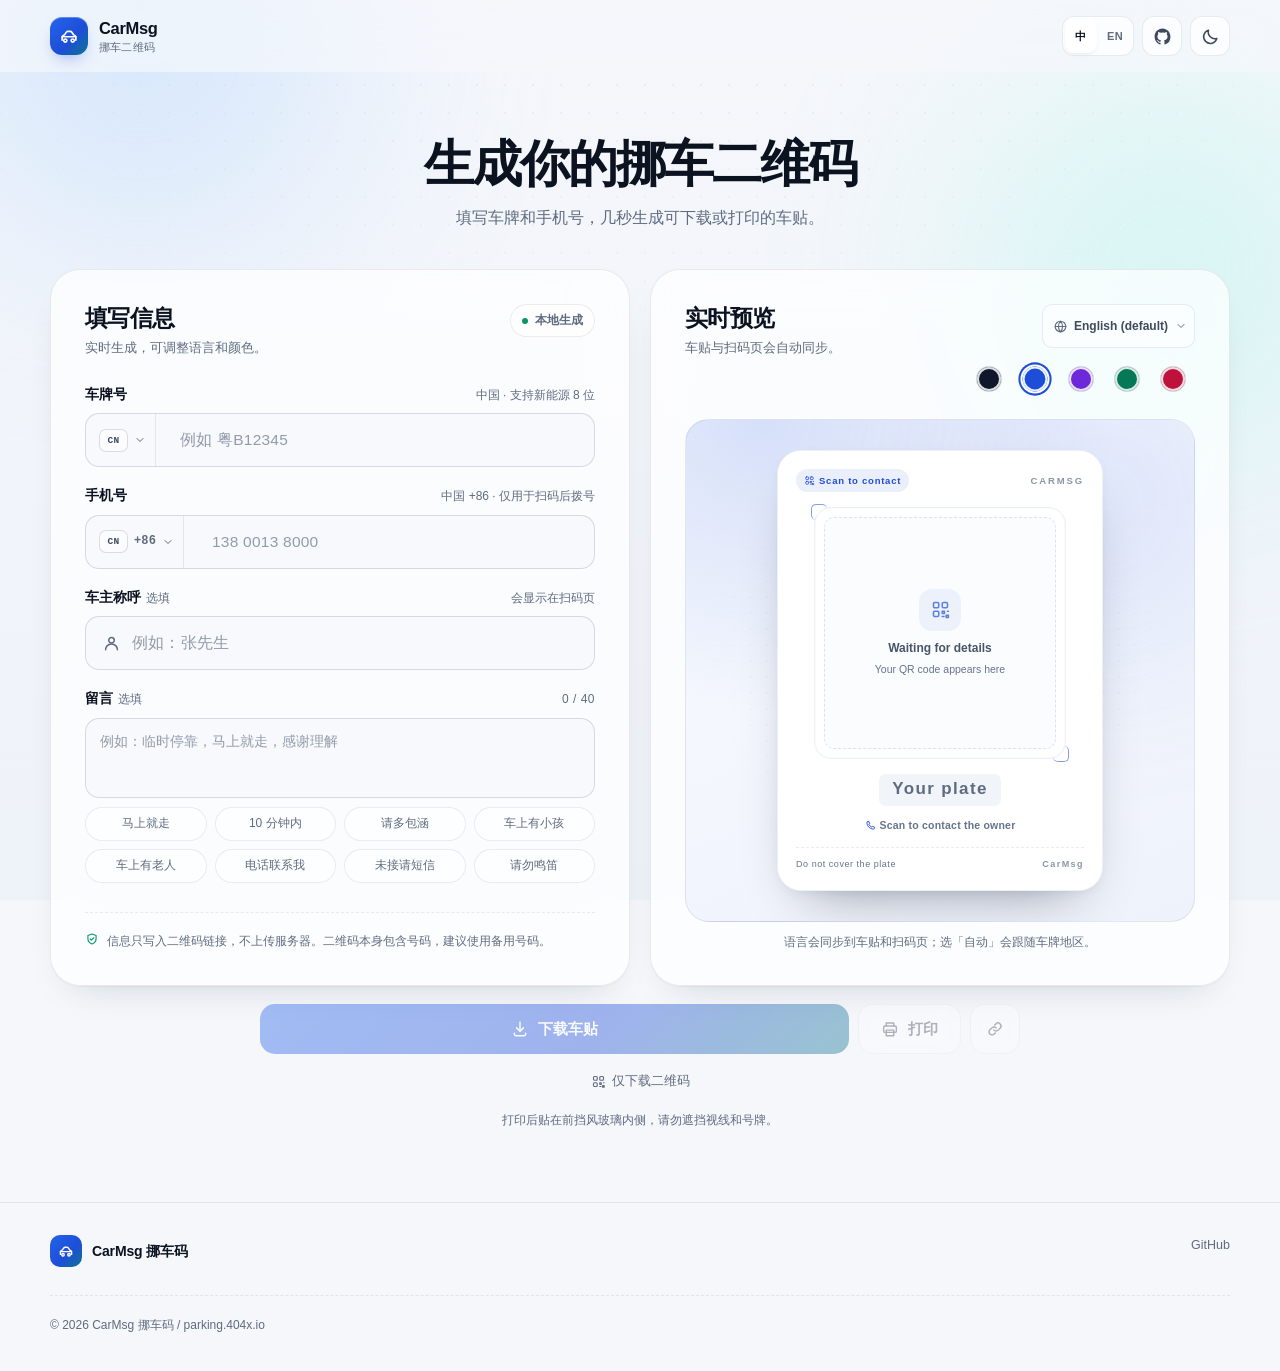
<file: index.html>
<!DOCTYPE html>
<html lang="zh-CN">
<head>
  <meta charset="UTF-8">
  <meta name="viewport" content="width=device-width, initial-scale=1, viewport-fit=cover">
  <meta name="format-detection" content="telephone=no">
  <title>CarMsg 挪车码 · 扫码联系车主，一键挪车</title>
  <meta name="description" content="免费生成挪车二维码，支持全球手机号与车牌、多语言车贴。贴在挡风玻璃上，扫码即可一键拨号或发送短信，无需注册，不上传数据。">
  <meta name="application-name" content="CarMsg 挪车码">
  <meta name="color-scheme" content="light dark">
  <meta name="apple-mobile-web-app-capable" content="yes">
  <meta name="apple-mobile-web-app-title" content="CarMsg 挪车码">
  <meta name="theme-color" id="metaThemeColor" content="#f5f7fb">
  <meta name="referrer" content="strict-origin-when-cross-origin">
  <meta http-equiv="Content-Security-Policy" content="default-src 'self'; base-uri 'self'; form-action 'self'; img-src 'self' data: blob:; style-src 'self' 'unsafe-inline'; script-src 'self'; connect-src 'self'; font-src 'self'; object-src 'none'; media-src 'none'">
  <link rel="canonical" href="https://parking.404x.io/">
  <meta property="og:type" content="website">
  <meta property="og:locale" content="zh_CN">
  <meta property="og:site_name" content="CarMsg 挪车码">
  <meta property="og:title" content="CarMsg 挪车码 · 扫码联系车主，一键挪车">
  <meta property="og:description" content="免费生成挪车二维码，支持全球手机号与车牌、多语言车贴。纯本地生成，不上传数据。">
  <meta property="og:url" content="https://parking.404x.io/">
  <meta property="og:image" content="https://parking.404x.io/assets/og-cover.png">
  <meta property="og:image:width" content="1200">
  <meta property="og:image:height" content="630">
  <meta name="twitter:card" content="summary_large_image">
  <meta name="twitter:title" content="CarMsg 挪车码">
  <meta name="twitter:description" content="免费生成挪车二维码，支持全球手机号与车牌、多语言车贴。纯本地生成，不上传数据。">
  <meta name="twitter:image" content="https://parking.404x.io/assets/og-cover.png">
  <link rel="icon" href="assets/favicon.svg" type="image/svg+xml">
  <link rel="apple-touch-icon" href="assets/icons/apple-touch-icon.png">
  <link rel="manifest" href="manifest.webmanifest">
  <link rel="stylesheet" href="assets/css/base.css">
  <link rel="stylesheet" href="assets/css/index.css">
  <script src="assets/js/theme.js"></script>
  <script defer src="assets/js/qrcode.js"></script>
  <script defer src="assets/js/plate-data.js"></script>
  <script defer src="assets/js/libphonenumber.js"></script>
  <script defer src="assets/js/countries.js"></script>
  <script defer src="assets/js/i18n.js"></script>
  <script defer src="assets/js/common.js"></script>
  <script defer src="assets/js/qr-render.js"></script>
  <script defer src="assets/js/country-picker.js"></script>
  <script defer src="assets/js/app.js"></script>
</head>
<body>
  <a class="skip-link" href="#generator" data-ui="skip">跳到二维码生成器</a>

  <div class="page-bg" aria-hidden="true">
    <span class="orb orb-a"></span>
    <span class="orb orb-b"></span>
  </div>

  <svg class="svg-sprite" xmlns="http://www.w3.org/2000/svg" aria-hidden="true">
    <symbol id="i-car" viewBox="0 0 24 24" fill="none" stroke="currentColor" stroke-width="1.8" stroke-linecap="round" stroke-linejoin="round">
      <path d="M4.5 16.5v-3.1c0-.7.35-1.35.94-1.73l1.85-1.2 1.6-2.45A2.2 2.2 0 0 1 10.72 7h2.56a2.2 2.2 0 0 1 1.83.98l1.6 2.46 1.85 1.19c.6.38.94 1.04.94 1.73v3.14"/>
      <path d="M4.5 12.8h15"/>
      <circle cx="8" cy="17" r="1.7"/>
      <circle cx="16" cy="17" r="1.7"/>
    </symbol>
    <symbol id="i-pin" viewBox="0 0 24 24" fill="none" stroke="currentColor" stroke-width="1.9" stroke-linecap="round" stroke-linejoin="round">
      <path d="M12 21s7-6 7-11a7 7 0 1 0-14 0c0 5 7 11 7 11Z"/>
      <circle cx="12" cy="10" r="2.4"/>
    </symbol>
    <symbol id="i-phone" viewBox="0 0 24 24" fill="none" stroke="currentColor" stroke-width="1.9" stroke-linecap="round" stroke-linejoin="round">
      <path d="M6.6 3.5h2.2l1.4 4.2-2 1.4a13.5 13.5 0 0 0 6.7 6.7l1.4-2 4.2 1.4v2.2a2.6 2.6 0 0 1-2.8 2.6C10.3 19.3 4.7 13.7 4 6.3A2.6 2.6 0 0 1 6.6 3.5Z"/>
    </symbol>
    <symbol id="i-download" viewBox="0 0 24 24" fill="none" stroke="currentColor" stroke-width="1.9" stroke-linecap="round" stroke-linejoin="round">
      <path d="M12 3v12"/>
      <path d="m7.5 10.5 4.5 4.5 4.5-4.5"/>
      <path d="M4.5 17.5v1A2.5 2.5 0 0 0 7 21h10a2.5 2.5 0 0 0 2.5-2.5v-1"/>
    </symbol>
    <symbol id="i-printer" viewBox="0 0 24 24" fill="none" stroke="currentColor" stroke-width="1.9" stroke-linecap="round" stroke-linejoin="round">
      <path d="M7 8V4h10v4"/>
      <rect x="3.5" y="8" width="17" height="8.5" rx="2"/>
      <path d="M7 13.5h10V21H7z"/>
    </symbol>
    <symbol id="i-link" viewBox="0 0 24 24" fill="none" stroke="currentColor" stroke-width="1.9" stroke-linecap="round" stroke-linejoin="round">
      <path d="M10.5 13.5a4 4 0 0 0 5.7 0l2.6-2.6a4 4 0 0 0-5.7-5.7l-1.5 1.5"/>
      <path d="M13.5 10.5a4 4 0 0 0-5.7 0l-2.6 2.6a4 4 0 0 0 5.7 5.7l1.5-1.5"/>
    </symbol>
    <symbol id="i-share" viewBox="0 0 24 24" fill="none" stroke="currentColor" stroke-width="1.9" stroke-linecap="round" stroke-linejoin="round">
      <circle cx="18" cy="5" r="2.5"/><circle cx="6" cy="12" r="2.5"/><circle cx="18" cy="19" r="2.5"/>
      <path d="m8.3 10.8 7.4-4.3M8.3 13.2l7.4 4.3"/>
    </symbol>
    <symbol id="i-alert" viewBox="0 0 24 24" fill="none" stroke="currentColor" stroke-width="2" stroke-linecap="round" stroke-linejoin="round">
      <circle cx="12" cy="12" r="9"/><path d="M12 7.5v5M12 16h.01"/>
    </symbol>
    <symbol id="i-shield" viewBox="0 0 24 24" fill="none" stroke="currentColor" stroke-width="1.9" stroke-linecap="round" stroke-linejoin="round">
      <path d="M12 3.5 19 6v5.5c0 4.5-3 7.5-7 9-4-1.5-7-4.5-7-9V6l7-2.5Z"/>
      <path d="m8.8 12 2.1 2.1 4.3-4.3"/>
    </symbol>
    <symbol id="i-qr" viewBox="0 0 24 24" fill="none" stroke="currentColor" stroke-width="1.8" stroke-linecap="round" stroke-linejoin="round">
      <rect x="4" y="4" width="6" height="6" rx="1.5"/>
      <rect x="14" y="4" width="6" height="6" rx="1.5"/>
      <rect x="4" y="14" width="6" height="6" rx="1.5"/>
      <path d="M14 14h2.5v2.5H14zM18.5 18.5H21V21h-2.5zM14 20h2M20 14h1"/>
    </symbol>
    <symbol id="i-sun" viewBox="0 0 24 24" fill="none" stroke="currentColor" stroke-width="1.9" stroke-linecap="round" stroke-linejoin="round">
      <circle cx="12" cy="12" r="4"/>
      <path d="M12 2.5v2M12 19.5v2M2.5 12h2M19.5 12h2M5.3 5.3l1.4 1.4M17.3 17.3l1.4 1.4M18.7 5.3l-1.4 1.4M6.7 17.3l-1.4 1.4"/>
    </symbol>
    <symbol id="i-moon" viewBox="0 0 24 24" fill="none" stroke="currentColor" stroke-width="1.9" stroke-linecap="round" stroke-linejoin="round">
      <path d="M20 14.5A8.5 8.5 0 0 1 9.5 4a8.5 8.5 0 1 0 10.5 10.5Z"/>
    </symbol>
    <symbol id="i-github" viewBox="0 0 24 24" fill="currentColor" stroke="none">
      <path d="M12 2C6.48 2 2 6.58 2 12.25c0 4.53 2.87 8.37 6.84 9.72.5.1.68-.22.68-.49v-1.7c-2.78.62-3.37-1.37-3.37-1.37-.45-1.18-1.11-1.5-1.11-1.5-.91-.63.07-.62.07-.62 1 .07 1.53 1.06 1.53 1.06.9 1.57 2.34 1.12 2.91.86.09-.66.35-1.12.63-1.38-2.22-.26-4.56-1.14-4.56-5.07 0-1.12.39-2.03 1.03-2.75-.1-.26-.45-1.3.1-2.71 0 0 .84-.28 2.75 1.05a9.3 9.3 0 0 1 5 0c1.9-1.33 2.74-1.05 2.74-1.05.55 1.41.2 2.45.1 2.71.64.72 1.03 1.63 1.03 2.75 0 3.94-2.34 4.8-4.57 5.06.36.32.68.94.68 1.9v2.82c0 .27.18.59.69.49A10.03 10.03 0 0 0 22 12.25C22 6.58 17.52 2 12 2Z"/>
    </symbol>
    <symbol id="i-trash" viewBox="0 0 24 24" fill="none" stroke="currentColor" stroke-width="1.9" stroke-linecap="round" stroke-linejoin="round">
      <path d="M4.5 7h15M9.5 4h5M6.5 7l.8 12a2 2 0 0 0 2 1.8h5.4a2 2 0 0 0 2-1.8l.8-12"/>
      <path d="M10 11v6M14 11v6"/>
    </symbol>
    <symbol id="i-chevron" viewBox="0 0 24 24" fill="none" stroke="currentColor" stroke-width="2" stroke-linecap="round" stroke-linejoin="round">
      <path d="m6 9 6 6 6-6"/>
    </symbol>
    <symbol id="i-user" viewBox="0 0 24 24" fill="none" stroke="currentColor" stroke-width="1.9" stroke-linecap="round" stroke-linejoin="round">
      <circle cx="12" cy="8" r="3.5"/>
      <path d="M4.5 20a7.5 7.5 0 0 1 15 0"/>
    </symbol>
    <symbol id="i-search" viewBox="0 0 24 24" fill="none" stroke="currentColor" stroke-width="1.9" stroke-linecap="round" stroke-linejoin="round">
      <circle cx="10.8" cy="10.8" r="6.6"/>
      <path d="m15.7 15.7 4.1 4.1"/>
    </symbol>
    <symbol id="i-check" viewBox="0 0 24 24" fill="none" stroke="currentColor" stroke-width="2.4" stroke-linecap="round" stroke-linejoin="round">
      <path d="m5 12.6 4.2 4.2L19 7"/>
    </symbol>
    <symbol id="i-x" viewBox="0 0 24 24" fill="none" stroke="currentColor" stroke-width="2" stroke-linecap="round" stroke-linejoin="round">
      <path d="m6 6 12 12M18 6 6 18"/>
    </symbol>
    <symbol id="i-globe" viewBox="0 0 24 24" fill="none" stroke="currentColor" stroke-width="1.8" stroke-linecap="round" stroke-linejoin="round">
      <circle cx="12" cy="12" r="8.5"/>
      <path d="M3.6 12h16.8M12 3.5c2.2 2.3 3.3 5.2 3.3 8.5S14.2 18.2 12 20.5C9.8 18.2 8.7 15.3 8.7 12S9.8 5.8 12 3.5Z"/>
    </symbol>
  </svg>

  <header class="site-header">
    <div class="container header-inner">
      <a class="brand" href="./">
        <span class="brand-mark"><svg aria-hidden="true"><use href="#i-car"></use></svg></span>
        <span class="brand-copy">
          <span class="brand-name">CarMsg</span>
          <span class="brand-sub" data-ui="brand.sub">挪车二维码</span>
        </span>
        <span class="sr-only" data-ui="brand.home">首页</span>
      </a>
      <div class="header-actions">
        <div class="ui-lang-switch" role="group" aria-label="界面语言" data-ui-aria-label="ui.group">
          <button class="ui-lang-btn" type="button" data-lang-choice="zh" aria-pressed="true" lang="zh" title="中文">中</button>
          <button class="ui-lang-btn" type="button" data-lang-choice="en" aria-pressed="false" lang="en" title="English">EN</button>
        </div>
        <a class="icon-btn" href="https://github.com/Jas0n0ss/Parking-MSG" target="_blank" rel="noopener noreferrer" aria-label="在 GitHub 查看源码" title="GitHub" data-ui-aria-label="header.github">
          <svg aria-hidden="true"><use href="#i-github"></use></svg>
        </a>
        <button class="icon-btn theme-toggle" type="button" data-theme-toggle aria-label="切换到深色模式" aria-pressed="false" title="切换到深色模式">
          <svg class="icon-moon" aria-hidden="true"><use href="#i-moon"></use></svg>
          <svg class="icon-sun" aria-hidden="true"><use href="#i-sun"></use></svg>
        </button>
      </div>
    </div>
  </header>

  <main id="main">
    <section class="hero container">
      <h1 data-ui="hero.title">生成你的挪车二维码</h1>
      <p class="hero-lead" data-ui="hero.lead">填写车牌和手机号，几秒生成可下载或打印的车贴。</p>
    </section>

    <section class="container" id="generator" aria-labelledby="generatorTitle">
      <h2 class="sr-only" id="generatorTitle" data-ui="generator.title">挪车二维码生成器</h2>
      <div class="workspace">
        <div class="panel form-panel">
          <div class="panel-head">
            <div>
              <h3 class="panel-title" data-ui="form.title">填写信息</h3>
              <p class="panel-sub" data-ui="form.sub">实时生成，可调整语言和颜色。</p>
            </div>
            <span class="pill"><span class="pill-dot is-live"></span><span data-ui="form.local">本地生成</span></span>
          </div>

          <form id="carForm" novalidate autocomplete="on">
            <div class="field">
              <div class="field-label">
                <label for="plate" data-ui="field.plate">车牌号</label>
                <span class="field-hint" id="plateHint">支持全球车牌</span>
              </div>
              <div class="input-wrap has-country" id="plateWrap">
                <button class="country-trigger" type="button" id="plateCountryBtn" data-country-target="plate"
                  aria-haspopup="dialog" aria-controls="countryDialog" aria-expanded="false" aria-label="选择车牌国家/地区，当前中国">
                  <span class="country-iso" id="plateCountryIso">CN</span>
                  <svg class="country-chevron" aria-hidden="true"><use href="#i-chevron"></use></svg>
                </button>
                <input id="plate" name="plate" type="text" inputmode="text" autocomplete="off"
                  autocapitalize="characters" spellcheck="false" maxlength="20"
                  placeholder="例如 粤B12345" aria-describedby="plateHint plateMsg">
              </div>
              <p class="plate-region" id="plateRegion" role="status" aria-live="polite" aria-atomic="true" hidden>
                <svg aria-hidden="true"><use href="#i-pin"></use></svg>
                <span data-ui="plate.region">归属地</span>
                <strong id="plateRegionText"></strong>
              </p>
              <p class="field-msg" id="plateMsg" role="alert">
                <svg aria-hidden="true"><use href="#i-alert"></use></svg><span></span>
              </p>
            </div>

            <div class="field">
              <div class="field-label">
                <label for="phone" data-ui="field.phone">手机号</label>
                <span class="field-hint" id="phoneHint">中国 +86 · 仅用于扫码后拨号</span>
              </div>
              <div class="input-wrap has-country has-dial" id="phoneWrap">
                <button class="country-trigger" type="button" id="phoneCountryBtn" data-country-target="phone"
                  aria-haspopup="dialog" aria-controls="countryDialog" aria-expanded="false" aria-label="选择手机号国家/地区，当前中国 +86">
                  <span class="country-iso" id="phoneCountryIso">CN</span>
                  <span class="country-dial" id="phoneCountryDial">+86</span>
                  <svg class="country-chevron" aria-hidden="true"><use href="#i-chevron"></use></svg>
                </button>
                <input id="phone" name="phone" type="tel" inputmode="numeric" autocomplete="tel-national"
                  maxlength="18" placeholder="138 0013 8000" aria-describedby="phoneHint phoneMsg">
              </div>
              <p class="phone-preview" id="phonePreview" role="status" aria-live="polite" aria-atomic="true" hidden>
                <svg aria-hidden="true"><use href="#i-phone"></use></svg><span></span>
              </p>
              <p class="field-msg" id="phoneMsg" role="alert">
                <svg aria-hidden="true"><use href="#i-alert"></use></svg><span></span>
              </p>
            </div>

            <div class="field">
              <div class="field-label">
                <label for="owner"><span data-ui="field.owner">车主称呼</span><span class="optional" data-ui="field.optional">选填</span></label>
                <span class="field-hint" id="ownerHint" data-ui="owner.hint">会显示在扫码页</span>
              </div>
              <div class="input-wrap">
                <svg class="input-icon" aria-hidden="true"><use href="#i-user"></use></svg>
                <input id="owner" name="owner" type="text" autocomplete="name" maxlength="12"
                  placeholder="例如：张先生" aria-describedby="ownerHint" data-ui-placeholder="owner.placeholder">
              </div>
            </div>

            <div class="field">
              <div class="field-label">
                <label for="note"><span data-ui="field.note">留言</span><span class="optional" data-ui="field.optional">选填</span></label>
                <span class="counter" id="noteCounter">0 / 40</span>
              </div>
              <div class="textarea-wrap">
                <textarea id="note" name="note" maxlength="40" rows="2"
                  aria-describedby="noteCounter" placeholder="例如：临时停靠，马上就走，感谢理解" data-ui-placeholder="note.placeholder"></textarea>
              </div>
              <div class="chips" id="noteChips" role="group" aria-label="常用留言" data-ui-aria-label="note.chipsAria">
                <button type="button" class="chip" data-note="临时停靠，马上就走，感谢理解" data-note-index="0" data-ui="note.chip.0">马上就走</button>
                <button type="button" class="chip" data-note="临时停靠，10 分钟内离开，感谢理解" data-note-index="1" data-ui="note.chip.1">10 分钟内</button>
                <button type="button" class="chip" data-note="临时停靠，请多包涵" data-note-index="2" data-ui="note.chip.2">请多包涵</button>
                <button type="button" class="chip" data-note="车上有小孩，请多包涵" data-note-index="3" data-ui="note.chip.3">车上有小孩</button>
                <button type="button" class="chip" data-note="车上有老人，请多包涵" data-note-index="4" data-ui="note.chip.4">车上有老人</button>
                <button type="button" class="chip" data-note="请电话联系我，谢谢" data-note-index="5" data-ui="note.chip.5">电话联系我</button>
                <button type="button" class="chip" data-note="电话未接请短信联系，谢谢" data-note-index="6" data-ui="note.chip.6">未接请短信</button>
                <button type="button" class="chip" data-note="夜间停车，请勿鸣笛，谢谢" data-note-index="7" data-ui="note.chip.7">请勿鸣笛</button>
              </div>
            </div>

            <div class="form-foot">
              <p class="privacy-line">
                <svg aria-hidden="true"><use href="#i-shield"></use></svg>
                <span data-ui="privacy.line">信息只写入二维码链接，不上传服务器。二维码本身包含号码，建议使用备用号码。</span>
              </p>
            </div>
            <p class="sr-only" id="formStatus" role="status" aria-live="polite" aria-atomic="true"></p>
          </form>
        </div>

        <aside class="panel preview-panel" id="previewPanel" aria-labelledby="previewTitle">
          <div class="panel-head preview-head">
            <div>
              <h3 class="panel-title" id="previewTitle" data-ui="preview.title">实时预览</h3>
              <p class="panel-sub" data-ui="preview.sub">车贴与扫码页会自动同步。</p>
            </div>
            <div class="preview-controls">
              <label class="lang-select">
                <svg class="lang-globe" aria-hidden="true"><use href="#i-globe"></use></svg>
                <span class="sr-only" data-ui="preview.langLabel">车贴与扫码页语言</span>
                <select id="langSelect">
                  <option value="en">English (default)</option>
                  <option value="auto" data-ui="preview.langAuto">自动 · 跟随车牌</option>
                  <option value="zh-Hans">简体中文</option>
                  <option value="zh-Hant">繁體中文</option>
                  <option value="ja">日本語</option>
                  <option value="ko">한국어</option>
                  <option value="de">Deutsch</option>
                  <option value="fr">Français</option>
                  <option value="es">Español</option>
                  <option value="pt">Português</option>
                  <option value="it">Italiano</option>
                  <option value="ru">Русский</option>
                  <option value="ar">العربية</option>
                </select>
                <svg class="lang-chevron" aria-hidden="true"><use href="#i-chevron"></use></svg>
              </label>
              <div class="swatches" id="swatches" role="group" aria-label="二维码颜色" data-ui-aria-label="preview.color">
                <button class="swatch" type="button" data-accent="ink" aria-label="曜石黑" title="曜石黑" aria-pressed="false" data-ui-aria-label="accent.ink" data-ui-title="accent.ink"></button>
                <button class="swatch" type="button" data-accent="ocean" aria-label="深海蓝" title="深海蓝" aria-pressed="true" data-ui-aria-label="accent.ocean" data-ui-title="accent.ocean"></button>
                <button class="swatch" type="button" data-accent="violet" aria-label="暮光紫" title="暮光紫" aria-pressed="false" data-ui-aria-label="accent.violet" data-ui-title="accent.violet"></button>
                <button class="swatch" type="button" data-accent="forest" aria-label="松林绿" title="松林绿" aria-pressed="false" data-ui-aria-label="accent.forest" data-ui-title="accent.forest"></button>
                <button class="swatch" type="button" data-accent="rose" aria-label="胭脂红" title="胭脂红" aria-pressed="false" data-ui-aria-label="accent.rose" data-ui-title="accent.rose"></button>
              </div>
            </div>
          </div>

          <div class="tag-stage" id="tagStage" data-accent="ocean">
            <div class="tag-stage-glow" aria-hidden="true"></div>
            <div class="tag-card" id="tagCard" dir="ltr">
              <div class="tag-top">
                <span class="tag-chip"><svg aria-hidden="true"><use href="#i-qr"></use></svg><span data-i18n="preview.chip">Scan to contact</span></span>
                <span class="tag-brand" aria-hidden="true">CARMSG</span>
              </div>
              <div class="qr-frame" id="qrFrame">
                <canvas id="qrCanvas" width="720" height="720" role="img" aria-label="QR code with the owner's contact details"></canvas>
                <div class="qr-empty" id="qrEmpty">
                  <span class="qr-empty-icon"><svg aria-hidden="true"><use href="#i-qr"></use></svg></span>
                  <strong data-i18n="preview.emptyTitle">Waiting for details</strong>
                  <span data-i18n="preview.emptyBody">Your QR code appears here</span>
                </div>
              </div>
              <div class="tag-info">
                <span class="plate-badge is-placeholder" id="plateDisplay">
                  <span class="plate-cc" id="plateCC" hidden>CN</span>
                  <span class="plate-text" id="plateText" dir="auto">Your plate</span>
                </span>
                <div class="tag-owner" id="ownerDisplay" hidden>
                  <span class="owner-avatar" id="ownerAvatar" aria-hidden="true">O</span>
                  <span id="ownerName">Owner</span>
                </div>
                <p class="tag-note" id="noteDisplay" hidden></p>
                <p class="tag-scan"><svg aria-hidden="true"><use href="#i-phone"></use></svg><span data-i18n="preview.scan">Scan to contact the owner</span></p>
              </div>
              <div class="tag-footer">
                <span data-i18n="preview.footer">Do not cover the plate</span>
                <span class="tag-footer-brand" aria-hidden="true">CarMsg</span>
              </div>
            </div>
          </div>
          <p class="preview-note" data-ui="preview.note">语言会同步到车贴和扫码页；选「自动」会跟随车牌地区。</p>

        </aside>
      </div>

      <div class="workspace-actions" role="group" aria-label="导出车贴" data-ui-aria-label="action.group">
          <div class="preview-actions">
            <button class="btn btn-primary" type="button" id="downloadBtn" disabled>
              <svg aria-hidden="true"><use href="#i-download"></use></svg><span data-ui="action.download">下载车贴</span>
            </button>
            <button class="btn btn-ghost" type="button" id="printBtn" disabled>
              <svg aria-hidden="true"><use href="#i-printer"></use></svg><span data-ui="action.print">打印</span>
            </button>
            <button class="btn btn-ghost btn-icon-only" type="button" id="copyBtn" disabled aria-label="复制二维码链接" title="复制链接" data-ui-aria-label="action.copy" data-ui-title="action.copyTitle">
              <svg aria-hidden="true"><use href="#i-link"></use></svg>
            </button>
          </div>
          <div class="sub-actions">
            <button class="btn-quiet" type="button" id="qrOnlyBtn" disabled>
              <svg aria-hidden="true"><use href="#i-qr"></use></svg><span data-ui="action.qrOnly">仅下载二维码</span>
            </button>
            <button class="btn-quiet" type="button" id="shareBtn" hidden>
              <svg aria-hidden="true"><use href="#i-share"></use></svg><span data-ui="action.share">分享</span>
            </button>
          </div>
          <p class="apply-tip" data-ui="apply.tip">打印后贴在前挡风玻璃内侧，请勿遮挡视线和号牌。</p>
      </div>
    </section>

    <section class="container section recent-section" id="recentSection" aria-labelledby="recentTitle" hidden>
      <div class="section-head">
        <div>
          <h2 id="recentTitle" data-ui="recent.title">最近生成</h2>
          <p data-ui="recent.sub">仅保存在你的浏览器里，不会上传。可随时清除。</p>
        </div>
        <button class="btn btn-quiet" type="button" id="clearRecent">
          <svg aria-hidden="true"><use href="#i-trash"></use></svg><span data-ui="recent.clear">清空记录</span>
        </button>
      </div>
      <div class="recent-grid" id="recentList"></div>
    </section>


  </main>

  <footer class="site-footer">
    <div class="container">
      <div class="footer-inner">
        <div>
          <a class="footer-brand" href="./">
            <span class="brand-mark"><svg aria-hidden="true"><use href="#i-car"></use></svg></span>
            <div><strong data-ui="footer.brand">CarMsg 挪车码</strong></div>
          </a>
        </div>
        <div class="footer-links">
          <a href="https://github.com/Jas0n0ss/Parking-MSG" target="_blank" rel="noopener noreferrer" data-ui="footer.github">GitHub</a>
        </div>
      </div>
      <div class="footer-bottom">
        <span id="footerCopy">© <span data-year>2026</span> CarMsg 挪车码 / parking.404x.io</span>
      </div>
    </div>
  </footer>

  <dialog class="country-dialog" id="countryDialog" aria-labelledby="countryDialogTitle">
    <div class="country-dialog-head">
      <div>
        <p class="country-dialog-kicker" data-ui="picker.kicker">国家 / 地区</p>
        <h2 id="countryDialogTitle">选择国家/地区</h2>
      </div>
      <button class="country-close" type="button" id="countryClose" aria-label="关闭" data-ui-aria-label="picker.close">
        <svg aria-hidden="true"><use href="#i-x"></use></svg>
      </button>
    </div>
    <div class="country-search">
      <svg class="country-search-icon" aria-hidden="true"><use href="#i-search"></use></svg>
      <input type="search" id="countrySearch" placeholder="搜索国家、地区或区号" autocomplete="off"
        spellcheck="false" aria-label="搜索国家、地区或区号" data-ui-placeholder="picker.search" data-ui-aria-label="picker.search">
    </div>
    <p class="country-result" id="countryResult" role="status" aria-live="polite"></p>
    <div class="country-list" id="countryList" role="listbox" aria-label="国家/地区" data-ui-aria-label="picker.listAria"></div>
    <div class="country-empty" id="countryEmpty" hidden>
      <span class="country-empty-icon" aria-hidden="true"><svg><use href="#i-search"></use></svg></span>
      <strong data-ui="picker.emptyTitle">没有找到匹配的国家</strong>
      <span data-ui="picker.emptyBody">试试国家名称、两位代码或区号，例如 +86。</span>
    </div>
  </dialog>

  <div class="mobile-bar" id="mobileBar">
    <div class="mobile-bar-info">
      <strong id="mobilePlate">车贴已生成</strong>
      <span data-ui="mobile.sub">可直接下载或打印</span>
    </div>
    <button class="btn btn-ghost btn-sm" type="button" id="mobilePreview" data-ui="mobile.preview">预览</button>
    <button class="btn btn-primary btn-sm" type="button" id="mobileDownload" data-ui="mobile.download">下载</button>
  </div>

  <div class="print-sheet" id="printSheet" dir="ltr" aria-hidden="true">
    <img class="print-poster" alt="">
    <img class="print-poster" alt="">
    <p class="print-tip" data-i18n="print.tip">Cut along the dashed line. Place it inside the windshield, top right. Do not cover the view or the plate.</p>
  </div>

  <noscript>
    <div class="noscript-card" data-ui="noscript">请启用 JavaScript，二维码才能在你的浏览器中本地生成。</div>
  </noscript>
</body>
</html>
</file>
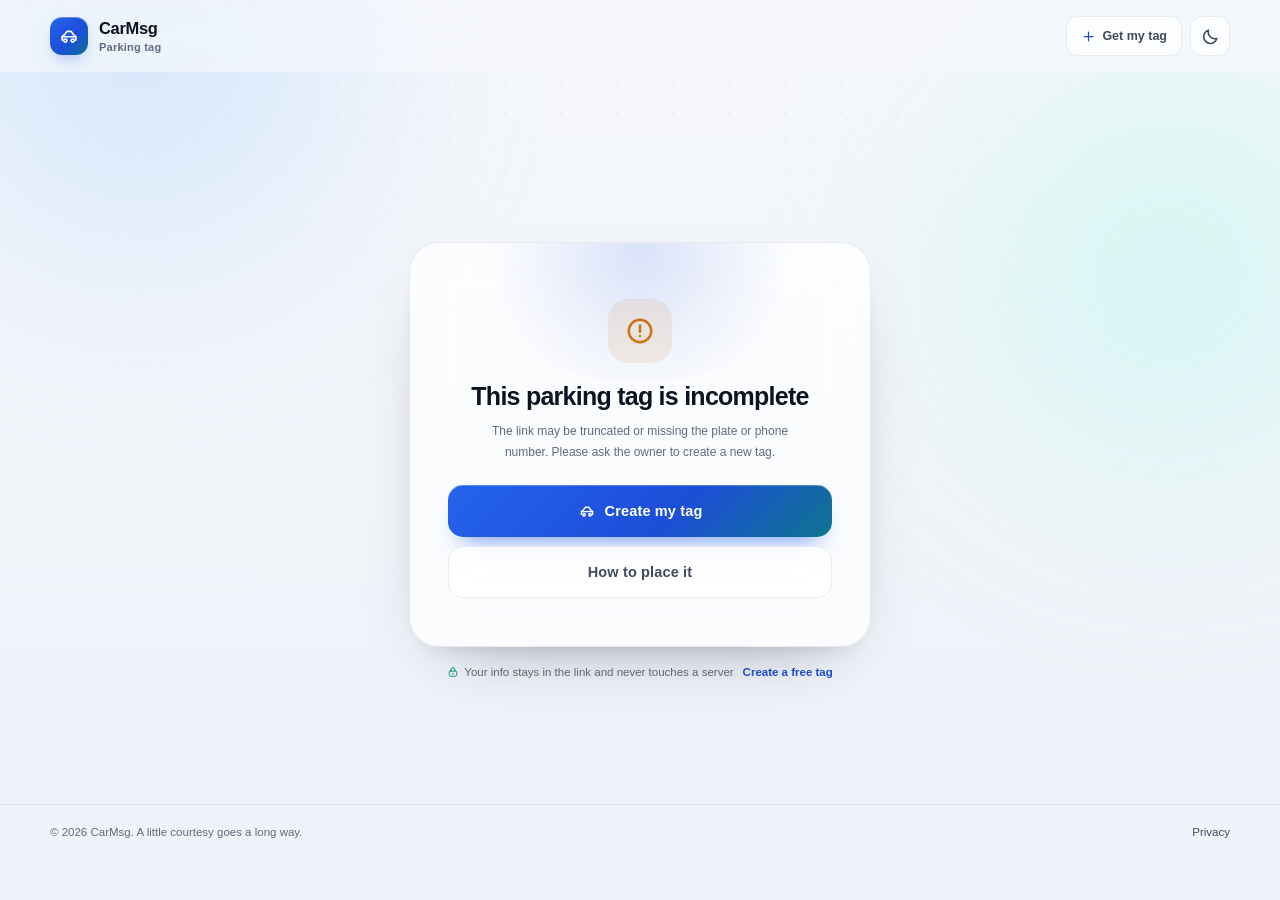
<file: view.html>
<!DOCTYPE html>
<html lang="en" dir="ltr">
<head>
  <meta charset="UTF-8">
  <meta name="viewport" content="width=device-width, initial-scale=1, viewport-fit=cover">
  <meta name="format-detection" content="telephone=no">
  <title>Contact the owner · CarMsg</title>
  <meta name="description" content="Contact the car owner through a CarMsg parking tag. The number stays in the link and never touches a server.">
  <meta name="robots" content="noindex, nofollow">
  <meta name="color-scheme" content="light dark">
  <meta name="apple-mobile-web-app-capable" content="yes">
  <meta name="apple-mobile-web-app-title" content="CarMsg">
  <meta name="theme-color" id="metaThemeColor" content="#f5f7fb">
  <meta name="referrer" content="no-referrer">
  <meta http-equiv="Content-Security-Policy" content="default-src 'self'; base-uri 'self'; form-action 'self'; img-src 'self' data: blob:; style-src 'self' 'unsafe-inline'; script-src 'self'; connect-src 'self'; font-src 'self'; object-src 'none'; media-src 'none'">
  <link rel="icon" href="assets/favicon.svg" type="image/svg+xml">
  <link rel="apple-touch-icon" href="assets/icons/apple-touch-icon.png">
  <link rel="manifest" href="manifest.webmanifest">
  <link rel="stylesheet" href="assets/css/base.css">
  <link rel="stylesheet" href="assets/css/view.css">
  <script src="assets/js/theme.js"></script>
  <script defer src="assets/js/libphonenumber.js"></script>
  <script defer src="assets/js/countries.js"></script>
  <script defer src="assets/js/i18n.js"></script>
  <script defer src="assets/js/common.js"></script>
  <script defer src="assets/js/view.js"></script>
</head>
<body>
  <a class="skip-link" href="#contactMain" data-i18n="page.skip">Skip to contact</a>

  <div class="page-bg" aria-hidden="true">
    <span class="orb orb-a"></span>
    <span class="orb orb-b"></span>
  </div>

  <svg class="svg-sprite" xmlns="http://www.w3.org/2000/svg" aria-hidden="true">
    <symbol id="i-car" viewBox="0 0 24 24" fill="none" stroke="currentColor" stroke-width="1.8" stroke-linecap="round" stroke-linejoin="round">
      <path d="M4.5 16.5v-3.1c0-.7.35-1.35.94-1.73l1.85-1.2 1.6-2.45A2.2 2.2 0 0 1 10.72 7h2.56a2.2 2.2 0 0 1 1.83.98l1.6 2.46 1.85 1.19c.6.38.94 1.04.94 1.73v3.14"/>
      <path d="M4.5 12.8h15"/>
      <circle cx="8" cy="17" r="1.7"/>
      <circle cx="16" cy="17" r="1.7"/>
    </symbol>
    <symbol id="i-phone" viewBox="0 0 24 24" fill="none" stroke="currentColor" stroke-width="1.9" stroke-linecap="round" stroke-linejoin="round">
      <path d="M6.6 3.5h2.2l1.4 4.2-2 1.4a13.5 13.5 0 0 0 6.7 6.7l1.4-2 4.2 1.4v2.2a2.6 2.6 0 0 1-2.8 2.6C10.3 19.3 4.7 13.7 4 6.3A2.6 2.6 0 0 1 6.6 3.5Z"/>
    </symbol>
    <symbol id="i-message" viewBox="0 0 24 24" fill="none" stroke="currentColor" stroke-width="1.9" stroke-linecap="round" stroke-linejoin="round">
      <path d="M20.5 12a8.5 8.5 0 0 1-12.4 7.6L3.5 20.5l.9-4.6A8.5 8.5 0 1 1 20.5 12Z"/>
      <path d="M8 12h.01M12 12h.01M16 12h.01"/>
    </symbol>
    <symbol id="i-copy" viewBox="0 0 24 24" fill="none" stroke="currentColor" stroke-width="1.9" stroke-linecap="round" stroke-linejoin="round">
      <rect x="9" y="9" width="11" height="11" rx="2.5"/>
      <path d="M5 15V6a2 2 0 0 1 2-2h9"/>
    </symbol>
    <symbol id="i-user-plus" viewBox="0 0 24 24" fill="none" stroke="currentColor" stroke-width="1.9" stroke-linecap="round" stroke-linejoin="round">
      <circle cx="9" cy="8" r="3.5"/>
      <path d="M2.8 20a6.2 6.2 0 0 1 12.4 0"/>
      <path d="M18.5 8v6M15.5 11h6"/>
    </symbol>
    <symbol id="i-eye" viewBox="0 0 24 24" fill="none" stroke="currentColor" stroke-width="1.9" stroke-linecap="round" stroke-linejoin="round">
      <path d="M2.5 12S6 5.5 12 5.5 21.5 12 21.5 12 18 18.5 12 18.5 2.5 12 2.5 12Z"/>
      <circle cx="12" cy="12" r="3"/>
    </symbol>
    <symbol id="i-eye-off" viewBox="0 0 24 24" fill="none" stroke="currentColor" stroke-width="1.9" stroke-linecap="round" stroke-linejoin="round">
      <path d="m3 3 18 18"/>
      <path d="M10.6 6.1A9.7 9.7 0 0 1 12 6c6 0 9.5 6 9.5 6a17.5 17.5 0 0 1-2.7 3.5"/>
      <path d="M6.2 6.2A17.8 17.8 0 0 0 2.5 12S6 18 12 18a9.6 9.6 0 0 0 4.2-.95"/>
      <path d="M9.9 9.9a3 3 0 0 0 4.2 4.2"/>
    </symbol>
    <symbol id="i-lock" viewBox="0 0 24 24" fill="none" stroke="currentColor" stroke-width="1.9" stroke-linecap="round" stroke-linejoin="round">
      <rect x="4.5" y="10" width="15" height="10.5" rx="3"/>
      <path d="M8 10V7.5a4 4 0 0 1 8 0V10"/>
      <path d="M12 14.5v2"/>
    </symbol>
    <symbol id="i-shield" viewBox="0 0 24 24" fill="none" stroke="currentColor" stroke-width="1.9" stroke-linecap="round" stroke-linejoin="round">
      <path d="M12 3.5 19 6v5.5c0 4.5-3 7.5-7 9-4-1.5-7-4.5-7-9V6l7-2.5Z"/>
      <path d="m8.8 12 2.1 2.1 4.3-4.3"/>
    </symbol>
    <symbol id="i-arrow-right" viewBox="0 0 24 24" fill="none" stroke="currentColor" stroke-width="2" stroke-linecap="round" stroke-linejoin="round">
      <path d="M4.5 12h15"/><path d="m14 6.5 5.5 5.5-5.5 5.5"/>
    </symbol>
    <symbol id="i-sun" viewBox="0 0 24 24" fill="none" stroke="currentColor" stroke-width="1.9" stroke-linecap="round" stroke-linejoin="round">
      <circle cx="12" cy="12" r="4"/>
      <path d="M12 2.5v2M12 19.5v2M2.5 12h2M19.5 12h2M5.3 5.3l1.4 1.4M17.3 17.3l1.4 1.4M18.7 5.3l-1.4 1.4M6.7 17.3l-1.4 1.4"/>
    </symbol>
    <symbol id="i-moon" viewBox="0 0 24 24" fill="none" stroke="currentColor" stroke-width="1.9" stroke-linecap="round" stroke-linejoin="round">
      <path d="M20 14.5A8.5 8.5 0 0 1 9.5 4a8.5 8.5 0 1 0 10.5 10.5Z"/>
    </symbol>
    <symbol id="i-alert" viewBox="0 0 24 24" fill="none" stroke="currentColor" stroke-width="2" stroke-linecap="round" stroke-linejoin="round">
      <circle cx="12" cy="12" r="9"/><path d="M12 7.5v5M12 16h.01"/>
    </symbol>
    <symbol id="i-plus" viewBox="0 0 24 24" fill="none" stroke="currentColor" stroke-width="2" stroke-linecap="round" stroke-linejoin="round">
      <path d="M12 5v14M5 12h14"/>
    </symbol>
    <symbol id="i-quote" viewBox="0 0 24 24" fill="currentColor" stroke="none">
      <path d="M10.2 6.5C7.4 7.4 5.8 9.5 5.8 12.2V17h5.4v-5.2H8.5c.1-1.5 1-2.6 2.7-3.2l-1-2.1Zm8 0c-2.8.9-4.4 3-4.4 5.7V17h5.4v-5.2h-2.7c.1-1.5 1-2.6 2.7-3.2l-1-2.1Z"/>
    </symbol>
  </svg>

  <header class="site-header">
    <div class="container header-inner">
      <a class="brand" href="./">
        <span class="brand-mark"><svg aria-hidden="true"><use href="#i-car"></use></svg></span>
        <span class="brand-copy">
          <span class="brand-name">CarMsg</span>
          <span class="brand-sub" data-i18n="brand.sub">Parking tag</span>
        </span>
        <span class="sr-only" data-i18n="header.home">Home</span>
      </a>
      <div class="header-actions">
        <a class="header-cta" href="./" aria-label="Create my own parking tag" data-i18n-aria-label="header.ctaAria">
          <svg aria-hidden="true"><use href="#i-plus"></use></svg>
          <span data-i18n="header.cta">Get my tag</span>
        </a>
        <button class="icon-btn theme-toggle" type="button" data-theme-toggle aria-label="Switch to dark mode" aria-pressed="false" title="Switch to dark mode" data-theme-label-dark="Switch to dark mode" data-theme-label-light="Switch to light mode">
          <svg class="icon-moon" aria-hidden="true"><use href="#i-moon"></use></svg>
          <svg class="icon-sun" aria-hidden="true"><use href="#i-sun"></use></svg>
        </button>
      </div>
    </div>
  </header>

  <main class="contact-main" id="contactMain">
    <section class="contact-card" id="contactCard" aria-labelledby="contactTitle" hidden>
      <svg class="contact-watermark" aria-hidden="true"><use href="#i-car"></use></svg>

      <div class="contact-hero">
        <h1 class="plate-hero" id="contactTitle"><span class="plate-cc" id="plateCC" hidden></span><span id="plateText" dir="auto">ABC 123</span></h1>
        <p class="contact-sub" data-i18n="contact.sub">Please contact the owner as soon as possible.</p>
        <p class="contact-owner" id="ownerLine" hidden><span data-i18n="contact.ownerLabel">Owner:</span> <strong id="ownerText"></strong></p>
        <blockquote class="owner-note" id="noteBlock" hidden>
          <svg aria-hidden="true"><use href="#i-quote"></use></svg>
          <p id="noteText"></p>
        </blockquote>
      </div>

      <div class="contact-divider" aria-hidden="true"></div>

      <div class="phone-section">
        <span class="phone-label" data-i18n="phone.label">Owner's phone</span>
        <div class="phone-row">
          <span class="phone-text" id="phoneText" aria-live="polite">+1 415 *** 1234</span>
          <button class="phone-reveal" type="button" id="revealBtn" aria-label="Show full number" aria-pressed="false" title="Show full number" data-i18n-aria-label="phone.show" data-i18n-title="phone.show">
            <svg class="icon-eye" aria-hidden="true"><use href="#i-eye"></use></svg>
            <svg class="icon-eye-off" aria-hidden="true"><use href="#i-eye-off"></use></svg>
          </button>
        </div>
        <p class="phone-hint" data-i18n="phone.hint">Partially hidden to protect privacy</p>
      </div>

      <a class="call-button" id="callBtn" href="#">
        <span class="call-icon"><svg aria-hidden="true"><use href="#i-phone"></use></svg></span>
        <span class="call-copy">
          <strong data-i18n="call.title">Call the owner</strong>
          <small data-i18n="call.sub">Tap to call directly</small>
        </span>
        <svg class="call-arrow" aria-hidden="true"><use href="#i-arrow-right"></use></svg>
      </a>

      <div class="secondary-actions">
        <a class="action-tile" id="smsBtn" href="#">
          <svg aria-hidden="true"><use href="#i-message"></use></svg>
          <span data-i18n="actions.sms">Text</span>
        </a>
        <button class="action-tile" type="button" id="copyBtn">
          <svg aria-hidden="true"><use href="#i-copy"></use></svg>
          <span data-i18n="actions.copy">Copy number</span>
        </button>
        <button class="action-tile" type="button" id="vcardBtn">
          <svg aria-hidden="true"><use href="#i-user-plus"></use></svg>
          <span data-i18n="actions.vcard">Save contact</span>
        </button>
      </div>

      <div class="sms-section">
        <div class="sms-head">
          <span data-i18n="sms.head">Quick message</span>
          <small data-i18n="sms.hint">Pick one and it fills in automatically</small>
        </div>
        <div class="sms-chips" id="smsChips" role="group" aria-label="Message templates" data-i18n-aria-label="sms.templates">
          <button class="sms-chip is-active" type="button" data-template="0" aria-pressed="true" data-i18n="sms.chip0">Blocking my car</button>
          <button class="sms-chip" type="button" data-template="1" aria-pressed="false" data-i18n="sms.chip1">In my space</button>
          <button class="sms-chip" type="button" data-template="2" aria-pressed="false" data-i18n="sms.chip2">Window open</button>
          <button class="sms-chip" type="button" data-template="3" aria-pressed="false" data-i18n="sms.chip3">Lights on</button>
        </div>
        <p class="sms-preview"><span class="sms-preview-label" data-i18n="sms.label">Message</span><span id="smsPreviewText" aria-live="polite"></span></p>
      </div>

      <div class="contact-tips">
        <svg aria-hidden="true"><use href="#i-shield"></use></svg>
        <p><strong data-i18n="tips.strong">Please be considerate.</strong> <span data-i18n="tips.text">Harassment or repeated calls may have legal consequences. This information was provided by the car owner.</span></p>
      </div>
    </section>

    <section class="contact-card error-card" id="errorCard" aria-labelledby="errorTitle" hidden>
      <span class="error-icon"><svg aria-hidden="true"><use href="#i-alert"></use></svg></span>
      <h1 id="errorTitle" data-i18n="error.title">This parking tag is incomplete</h1>
      <p id="errorText" data-i18n="error.missing">The link may be truncated or missing the plate or phone number. Please ask the owner to create a new tag.</p>
      <div class="error-actions">
        <a class="btn btn-primary" href="./">
          <svg aria-hidden="true"><use href="#i-car"></use></svg><span data-i18n="error.cta">Create my tag</span>
        </a>
        <a class="btn btn-ghost" href="./#guide" data-i18n="error.guide">How to place it</a>
      </div>
    </section>

    <div class="contact-footer-note">
      <svg aria-hidden="true"><use href="#i-lock"></use></svg>
      <span data-i18n="footer.info">Your info stays in the link and never touches a server</span>
      <a href="./" data-i18n="footer.cta">Create a free tag</a>
    </div>
  </main>

  <footer class="view-footer">
    <div class="container">
      <p id="footerCopy">© <span data-year>2026</span> CarMsg. A little courtesy goes a long way.</p>
      <p><a href="./#privacy" data-i18n="footer.privacy">Privacy</a></p>
    </div>
  </footer>

  <noscript>
    <div class="noscript-card" data-i18n="noscript">Enable JavaScript to read the owner's contact details.</div>
  </noscript>
</body>
</html>
</file>
<file: assets/css/base.css>
/* ==========================================================================
   CarMsg design system
   ========================================================================== */

:root {
  color-scheme: light;
  --bg: #f5f7fb;
  --bg-soft: #eef2f9;
  --surface: rgba(255, 255, 255, 0.72);
  --surface-strong: #ffffff;
  --surface-2: rgba(255, 255, 255, 0.56);
  --surface-3: #f7f9fc;
  --border: rgba(15, 23, 42, 0.08);
  --border-strong: rgba(15, 23, 42, 0.14);
  --text: #0b1220;
  --text-2: #3f4a5c;
  --muted: #5f6b7f;
  --brand: #1d4ed8;
  --amber: #f59e0b;
  --accent-grad: linear-gradient(135deg, #2563eb 0%, #1d4ed8 58%, #0e7490 100%);
  --success: #059669;
  --danger: #dc2626;
  --warning: #d97706;
  --ring: rgba(29, 78, 216, 0.16);
  --grid-dot: rgba(15, 23, 42, 0.12);
  --shadow-sm: 0 1px 2px rgba(15, 23, 42, 0.05), 0 4px 12px -6px rgba(15, 23, 42, 0.08);
  --shadow-md: 0 1px 2px rgba(15, 23, 42, 0.04), 0 18px 40px -24px rgba(15, 23, 42, 0.22);
  --shadow-lg: 0 30px 70px -40px rgba(15, 23, 42, 0.4), 0 12px 28px -18px rgba(15, 23, 42, 0.18);
  --radius-xl: 30px;
  --font-sans: -apple-system, BlinkMacSystemFont, "Segoe UI", "PingFang SC",
    "Hiragino Sans GB", "Microsoft YaHei", "Noto Sans SC", "Geeza Pro",
    "Noto Naskh Arabic", "Noto Sans Arabic", sans-serif;
  --font-mono: ui-monospace, "SF Mono", "SFMono-Regular", "Cascadia Code",
    "Roboto Mono", Menlo, Consolas, monospace;
  --ease: cubic-bezier(0.22, 1, 0.36, 1);
}

[data-theme="dark"] {
  color-scheme: dark;
  --bg: #070b14;
  --bg-soft: #0a1020;
  --surface: rgba(17, 25, 41, 0.72);
  --surface-strong: #101827;
  --surface-2: rgba(255, 255, 255, 0.045);
  --surface-3: rgba(255, 255, 255, 0.055);
  --border: rgba(255, 255, 255, 0.08);
  --border-strong: rgba(255, 255, 255, 0.15);
  --text: #e9eef8;
  --text-2: #bcc6d6;
  --muted: #8b98ad;
  --brand: #60a5fa;
  --amber: #fbbf24;
  --accent-grad: linear-gradient(135deg, #3b82f6 0%, #1d4ed8 58%, #0e7490 100%);
  --success: #34d399;
  --danger: #f87171;
  --ring: rgba(96, 165, 250, 0.2);
  --grid-dot: rgba(255, 255, 255, 0.1);
  --shadow-sm: 0 1px 2px rgba(0, 0, 0, 0.25), 0 4px 14px -6px rgba(0, 0, 0, 0.35);
  --shadow-md: 0 1px 2px rgba(0, 0, 0, 0.2), 0 22px 48px -28px rgba(0, 0, 0, 0.6);
  --shadow-lg: 0 40px 90px -45px rgba(0, 0, 0, 0.8), 0 14px 32px -20px rgba(0, 0, 0, 0.5);
}

*,
*::before,
*::after {
  box-sizing: border-box;
}

* {
  margin: 0;
}

html {
  -webkit-text-size-adjust: 100%;
  scroll-behavior: smooth;
  scroll-padding-top: calc(96px + env(safe-area-inset-top));
  scroll-padding-bottom: 24px;
}

body {
  min-height: 100svh;
  padding-left: env(safe-area-inset-left);
  padding-right: env(safe-area-inset-right);
  overflow-x: hidden;
  overscroll-behavior-y: contain;
  background: var(--bg);
  color: var(--text);
  font-family: var(--font-sans);
  font-size: 16px;
  line-height: 1.6;
  -webkit-font-smoothing: antialiased;
  -moz-osx-font-smoothing: grayscale;
  text-rendering: optimizeLegibility;
}

body.is-locked {
  overflow: hidden;
}

h1,
h2,
h3,
h4 {
  font-weight: 750;
  letter-spacing: -0.025em;
  line-height: 1.24;
  text-wrap: balance;
}

p {
  text-wrap: pretty;
}

img,
svg,
canvas {
  display: block;
  max-width: 100%;
}

button,
input,
textarea,
select {
  font: inherit;
  color: inherit;
}

button {
  padding: 0;
  border: 0;
  background: none;
  cursor: pointer;
}

a {
  color: inherit;
  text-decoration: none;
}

ul,
ol {
  list-style: none;
  padding: 0;
}

[hidden] {
  display: none !important;
}

::selection {
  background: rgba(37, 99, 235, 0.2);
}

:focus-visible {
  outline: 2px solid var(--brand);
  outline-offset: 3px;
  border-radius: 4px;
}

/* --------------------------------------------------------------------------
   Background
   -------------------------------------------------------------------------- */

.page-bg {
  position: fixed;
  z-index: -2;
  inset: 0;
  overflow: hidden;
  background: linear-gradient(180deg, var(--bg) 0%, var(--bg-soft) 100%);
  pointer-events: none;
}

.page-bg::before {
  content: "";
  position: absolute;
  inset: 0;
  background-image: radial-gradient(circle at 1px 1px, var(--grid-dot) 1px, transparent 0);
  background-size: 28px 28px;
  opacity: 0.5;
  -webkit-mask-image: radial-gradient(ellipse 95% 65% at 50% 0%, #000 0%, transparent 74%);
  mask-image: radial-gradient(ellipse 95% 65% at 50% 0%, #000 0%, transparent 74%);
}

.orb {
  position: absolute;
  border-radius: 50%;
  filter: blur(90px);
  opacity: 0.42;
  animation: orb-float 22s ease-in-out infinite alternate;
}

.orb-a {
  top: -280px;
  left: -180px;
  width: 640px;
  height: 640px;
  background: radial-gradient(circle, #93c5fd 0%, rgba(147, 197, 253, 0) 68%);
}

.orb-b {
  top: -40px;
  right: -200px;
  width: 620px;
  height: 620px;
  background: radial-gradient(circle, #99f6e4 0%, rgba(153, 246, 228, 0) 68%);
  animation-delay: -9s;
}

[data-theme="dark"] .orb {
  opacity: 0.16;
}

@keyframes orb-float {
  to {
    transform: translate3d(70px, 50px, 0) scale(1.08);
  }
}

/* --------------------------------------------------------------------------
   Layout primitives
   -------------------------------------------------------------------------- */

.container {
  width: min(1180px, calc(100% - 48px));
  margin-inline: auto;
}

.skip-link {
  position: fixed;
  top: calc(12px + env(safe-area-inset-top));
  left: calc(12px + env(safe-area-inset-left));
  z-index: 200;
  padding: 10px 16px;
  border-radius: 10px;
  background: var(--text);
  color: var(--bg);
  font-size: 13px;
  font-weight: 600;
  transform: translateY(-160%);
  transition: transform 0.2s var(--ease);
}

.skip-link:focus {
  transform: translateY(0);
}

.svg-sprite {
  position: absolute;
  width: 0;
  height: 0;
  overflow: hidden;
}

.sr-only {
  position: absolute !important;
  width: 1px !important;
  height: 1px !important;
  padding: 0 !important;
  margin: -1px !important;
  overflow: hidden !important;
  clip: rect(0, 0, 0, 0) !important;
  white-space: nowrap !important;
  border: 0 !important;
}

/* --------------------------------------------------------------------------
   Header
   -------------------------------------------------------------------------- */

.site-header {
  position: sticky;
  top: 0;
  z-index: 60;
  padding-top: env(safe-area-inset-top);
}

.site-header::before {
  content: "";
  position: absolute;
  inset: 0;
  border-bottom: 1px solid transparent;
  background: rgba(245, 247, 251, 0.78);
  background: color-mix(in srgb, var(--bg) 72%, transparent);
  -webkit-backdrop-filter: blur(18px) saturate(1.4);
  backdrop-filter: blur(18px) saturate(1.4);
  transition: border-color 0.3s ease, box-shadow 0.3s ease;
}

[data-theme="dark"] .site-header::before {
  background: rgba(7, 11, 20, 0.78);
  background: color-mix(in srgb, var(--bg) 72%, transparent);
}

.site-header.is-scrolled::before {
  border-bottom-color: var(--border);
  box-shadow: 0 12px 32px -28px rgba(15, 23, 42, 0.4);
}

.header-inner {
  position: relative;
  display: flex;
  align-items: center;
  justify-content: space-between;
  gap: 24px;
  height: 72px;
}

.brand {
  display: inline-flex;
  align-items: center;
  gap: 11px;
  min-width: 0;
  font-weight: 800;
}

.brand-mark {
  display: grid;
  flex: none;
  place-items: center;
  width: 38px;
  height: 38px;
  border-radius: 12px;
  background: var(--accent-grad);
  box-shadow: 0 8px 18px -8px rgba(29, 78, 216, 0.55), inset 0 1px 0 rgba(255, 255, 255, 0.28);
}

.brand-mark svg {
  width: 22px;
  height: 22px;
  color: #fff;
}

.brand-copy {
  display: flex;
  flex-direction: column;
  line-height: 1.1;
}

.brand-name {
  font-size: 16.5px;
  letter-spacing: -0.02em;
}

.brand-sub {
  margin-top: 3px;
  color: var(--muted);
  font-size: 11px;
  font-weight: 550;
  letter-spacing: 0.02em;
}

.header-actions {
  display: flex;
  align-items: center;
  gap: 8px;
}

.ui-lang-switch {
  display: inline-flex;
  align-items: center;
  gap: 2px;
  padding: 2px;
  border: 1px solid var(--border);
  border-radius: 12px;
  background: var(--surface);
  -webkit-backdrop-filter: blur(12px);
  backdrop-filter: blur(12px);
}

.ui-lang-btn {
  display: grid;
  place-items: center;
  min-width: 32px;
  height: 34px;
  padding: 0 5px;
  border-radius: 9px;
  color: var(--muted);
  font-size: 11px;
  font-weight: 700;
  letter-spacing: 0.04em;
  line-height: 1;
  transition: color 0.18s ease, background-color 0.18s ease, box-shadow 0.18s ease;
}

.ui-lang-btn:hover {
  background: var(--surface-2);
  color: var(--text);
}

.ui-lang-btn[aria-pressed="true"] {
  background: var(--surface-strong);
  box-shadow: var(--shadow-sm);
  color: var(--text);
}

.icon-btn {
  display: grid;
  position: relative;
  place-items: center;
  width: 40px;
  height: 40px;
  border: 1px solid var(--border);
  border-radius: 12px;
  background: var(--surface);
  color: var(--text-2);
  transition: transform 0.2s var(--ease), color 0.2s ease, box-shadow 0.2s ease,
    border-color 0.2s ease;
}

.icon-btn:hover {
  transform: translateY(-1px);
  border-color: var(--border-strong);
  color: var(--text);
  box-shadow: var(--shadow-sm);
}

.icon-btn:active {
  transform: scale(0.96);
}

.icon-btn svg {
  width: 19px;
  height: 19px;
}

.theme-toggle .icon-sun {
  display: none;
}

.theme-toggle .icon-moon {
  display: block;
}

[data-theme="dark"] .theme-toggle .icon-sun {
  display: block;
}

[data-theme="dark"] .theme-toggle .icon-moon {
  display: none;
}

.theme-toggle.is-turning svg {
  animation: theme-turn 0.45s var(--ease);
}

@keyframes theme-turn {
  from {
    transform: rotate(-35deg) scale(0.7);
    opacity: 0;
  }
  to {
    transform: none;
    opacity: 1;
  }
}

/* --------------------------------------------------------------------------
   Buttons
   -------------------------------------------------------------------------- */

.btn {
  position: relative;
  display: inline-flex;
  align-items: center;
  justify-content: center;
  gap: 9px;
  min-height: 52px;
  padding: 0 22px;
  overflow: hidden;
  border-radius: 15px;
  font-size: 14.5px;
  font-weight: 650;
  letter-spacing: 0.01em;
  white-space: nowrap;
  transition: transform 0.22s var(--ease), box-shadow 0.22s ease, background-color 0.2s ease,
    border-color 0.2s ease, color 0.2s ease, opacity 0.2s ease;
}

.btn svg {
  flex: none;
  width: 18px;
  height: 18px;
}

.btn-primary {
  background: var(--accent-grad);
  color: #fff;
  box-shadow: 0 14px 26px -14px rgba(37, 99, 235, 0.8), inset 0 1px 0 rgba(255, 255, 255, 0.26);
}

.btn-primary::after {
  content: "";
  position: absolute;
  inset: 0;
  background: linear-gradient(110deg, transparent 28%, rgba(255, 255, 255, 0.3) 50%, transparent 72%);
  transform: translateX(-130%);
  transition: transform 0.75s var(--ease);
}

.btn-primary:hover {
  transform: translateY(-2px);
  box-shadow: 0 20px 34px -16px rgba(37, 99, 235, 0.85), inset 0 1px 0 rgba(255, 255, 255, 0.26);
}

.btn-primary:hover::after {
  transform: translateX(130%);
}

.btn-primary:active {
  transform: translateY(0) scale(0.995);
}

.btn-ghost {
  border: 1px solid var(--border);
  background: var(--surface);
  color: var(--text-2);
  -webkit-backdrop-filter: blur(12px);
  backdrop-filter: blur(12px);
}

.btn-ghost:hover {
  transform: translateY(-1px);
  border-color: var(--border-strong);
  color: var(--text);
  box-shadow: var(--shadow-sm);
}

.btn-ghost:active {
  transform: scale(0.985);
}

.btn-quiet {
  display: inline-flex;
  align-items: center;
  justify-content: center;
  gap: 6px;
  min-height: 40px;
  padding: 0 13px;
  border-radius: 11px;
  color: var(--muted);
  font-size: 12.5px;
  white-space: nowrap;
}

.btn-quiet svg {
  width: 15px;
  height: 15px;
}

.btn-quiet:hover {
  background: var(--surface-2);
  color: var(--text);
  transform: none;
  box-shadow: none;
}

.btn-quiet.is-danger {
  color: var(--danger);
}

.btn:disabled {
  opacity: 0.4;
  cursor: not-allowed;
  transform: none !important;
  box-shadow: none;
}

.btn[aria-busy="true"] {
  cursor: progress;
  opacity: 0.9;
}

.btn:disabled::after {
  display: none;
}

.btn-sm {
  min-height: 42px;
  padding: 0 16px;
  border-radius: 12px;
  font-size: 13px;
}

.btn-block {
  width: 100%;
}

/* --------------------------------------------------------------------------
   Surfaces, badges and typography helpers
   -------------------------------------------------------------------------- */

.panel {
  position: relative;
  padding: clamp(22px, 3vw, 34px);
  border: 1px solid var(--border);
  border-radius: var(--radius-xl);
  background: var(--surface);
  box-shadow: var(--shadow-md);
  -webkit-backdrop-filter: blur(24px) saturate(1.25);
  backdrop-filter: blur(24px) saturate(1.25);
}

.panel-head {
  display: flex;
  align-items: flex-start;
  justify-content: space-between;
  gap: 16px;
  margin-bottom: 24px;
}

.panel-title {
  font-size: clamp(20px, 2.2vw, 23px);
  letter-spacing: -0.03em;
}

.panel-sub {
  margin-top: 5px;
  color: var(--muted);
  font-size: 12.5px;
  line-height: 1.6;
}

.pill {
  display: inline-flex;
  align-items: center;
  gap: 7px;
  padding: 6px 11px;
  border: 1px solid var(--border);
  border-radius: 999px;
  background: var(--surface-2);
  color: var(--muted);
  font-size: 12px;
  font-weight: 600;
  white-space: nowrap;
}

.pill-dot {
  width: 6px;
  height: 6px;
  border-radius: 50%;
  background: var(--success);
}

.pill-dot.is-live {
  box-shadow: 0 0 0 0 rgba(16, 185, 129, 0.45);
  animation: ping 2.2s cubic-bezier(0, 0, 0.2, 1) infinite;
}

@keyframes ping {
  60%,
  100% {
    box-shadow: 0 0 0 7px rgba(16, 185, 129, 0);
  }
}

.section {
  margin-top: clamp(52px, 8vw, 92px);
}

.section-head {
  display: flex;
  align-items: flex-end;
  justify-content: space-between;
  gap: 24px;
  margin-bottom: 24px;
}

.section-head h2 {
  font-size: clamp(24px, 3.2vw, 34px);
  letter-spacing: -0.035em;
}

.section-head p {
  max-width: 520px;
  margin-top: 8px;
  color: var(--muted);
  font-size: 14px;
  line-height: 1.75;
}

/* --------------------------------------------------------------------------
   Forms
   -------------------------------------------------------------------------- */

.field {
  min-width: 0;
}

.field + .field {
  margin-top: 18px;
}

.field-label {
  display: flex;
  align-items: baseline;
  justify-content: space-between;
  gap: 10px;
  margin-bottom: 8px;
}

.field-label label {
  color: var(--text);
  font-size: 13.5px;
  font-weight: 650;
}

.field-hint {
  color: var(--muted);
  font-size: 12px;
  font-weight: 450;
}

.optional {
  margin-left: 5px;
  color: var(--muted);
  font-size: 12px;
  font-weight: 500;
}

.input-wrap {
  position: relative;
  display: flex;
  align-items: center;
  height: 54px;
  border: 1px solid var(--border-strong);
  border-radius: 14px;
  background: var(--surface-3);
  transition: border-color 0.2s ease, box-shadow 0.2s ease, background-color 0.2s ease;
}

.input-wrap:hover {
  border-color: rgba(15, 23, 42, 0.22);
}

[data-theme="dark"] .input-wrap:hover {
  border-color: rgba(255, 255, 255, 0.22);
}

.input-wrap:focus-within {
  border-color: var(--brand);
  border-color: color-mix(in srgb, var(--brand) 62%, transparent);
  background: var(--surface-strong);
  box-shadow: 0 0 0 4px var(--ring);
}

.input-wrap.is-invalid {
  border-color: var(--danger);
  border-color: color-mix(in srgb, var(--danger) 70%, transparent);
  box-shadow: 0 0 0 3px color-mix(in srgb, var(--danger) 12%, transparent);
}

.input-wrap.is-valid {
  border-color: var(--success);
  border-color: color-mix(in srgb, var(--success) 48%, transparent);
}

.input-icon {
  position: absolute;
  left: 16px;
  width: 19px;
  height: 19px;
  color: var(--muted);
  pointer-events: none;
  transition: color 0.2s ease;
}

.input-wrap:focus-within .input-icon {
  color: var(--brand);
}

.input-wrap input {
  width: 100%;
  height: 100%;
  padding: 0 16px 0 46px;
  border: 0;
  outline: 0;
  background: transparent;
  font-size: 15.5px;
  font-weight: 550;
  letter-spacing: 0.015em;
}

.input-wrap input::placeholder {
  color: var(--muted);
  font-weight: 400;
  opacity: 0.66;
}

.input-wrap input:-webkit-autofill,
.input-wrap input:-webkit-autofill:hover,
.input-wrap input:-webkit-autofill:focus,
.textarea-wrap textarea:-webkit-autofill {
  -webkit-text-fill-color: var(--text);
  -webkit-box-shadow: 0 0 0 1000px var(--surface-strong) inset;
  transition: background-color 5000s ease-in-out 0s;
}

.input-wrap.has-prefix input {
  padding-left: 67px;
}

.input-prefix {
  position: absolute;
  left: 15px;
  padding-right: 11px;
  border-right: 1px solid var(--border);
  color: var(--muted);
  font-size: 13.5px;
  font-weight: 600;
  letter-spacing: 0.02em;
  pointer-events: none;
}

.plate-region {
  margin-top: 7px;
  color: var(--muted);
  font-size: 12px;
  line-height: 1.5;
}

.plate-region svg {
  display: inline-block;
  width: 14px;
  height: 14px;
  margin-right: 3px;
  vertical-align: -2px;
  color: var(--brand);
}

.plate-region span {
  margin-right: 4px;
}

.plate-region strong {
  color: var(--brand);
  font-weight: 600;
  overflow-wrap: anywhere;
}

.field-msg {
  display: none;
  align-items: center;
  gap: 6px;
  margin-top: 7px;
  color: var(--danger);
  font-size: 11.5px;
  line-height: 1.5;
}

.field-msg.is-visible {
  display: flex;
  animation: msg-in 0.2s var(--ease);
}

.field-msg svg {
  flex: none;
  width: 13px;
  height: 13px;
}

@keyframes msg-in {
  from {
    opacity: 0;
    transform: translateY(-3px);
  }
  to {
    opacity: 1;
    transform: none;
  }
}

.textarea-wrap {
  position: relative;
  padding: 12px 14px;
  border: 1px solid var(--border-strong);
  border-radius: 14px;
  background: var(--surface-3);
  transition: border-color 0.2s ease, box-shadow 0.2s ease, background-color 0.2s ease;
}

.textarea-wrap:focus-within {
  border-color: color-mix(in srgb, var(--brand) 62%, transparent);
  background: var(--surface-strong);
  box-shadow: 0 0 0 4px var(--ring);
}

.textarea-wrap textarea {
  display: block;
  width: 100%;
  height: 54px;
  padding: 0;
  resize: none;
  border: 0;
  outline: 0;
  background: transparent;
  font-size: 13.5px;
  line-height: 1.7;
}

.textarea-wrap textarea::placeholder {
  color: var(--muted);
  opacity: 0.66;
}

.chips {
  display: grid;
  grid-template-columns: repeat(4, minmax(0, 1fr));
  gap: 8px;
  margin-top: 9px;
}

.chip {
  display: inline-flex;
  align-items: center;
  justify-content: center;
  min-height: 34px;
  padding: 6px 11px;
  border: 1px solid var(--border);
  border-radius: 999px;
  background: var(--surface-2);
  color: var(--muted);
  font-size: 12px;
  font-weight: 500;
  transition: color 0.18s ease, border-color 0.18s ease, background-color 0.18s ease,
    transform 0.18s var(--ease);
}

.chip:active {
  transform: scale(0.97);
}

.chip:hover {
  border-color: var(--border-strong);
  color: var(--text);
}

.chip.is-active {
  border-color: color-mix(in srgb, var(--brand) 30%, transparent);
  background: color-mix(in srgb, var(--brand) 9%, transparent);
  color: var(--brand);
}

.counter {
  color: var(--muted);
  font-size: 12px;
  font-variant-numeric: tabular-nums;
  letter-spacing: 0.04em;
}

.counter.is-full {
  color: var(--warning);
}

/* --------------------------------------------------------------------------
   Feedback
   -------------------------------------------------------------------------- */

.toast-region {
  position: fixed;
  z-index: 120;
  bottom: calc(26px + env(safe-area-inset-bottom));
  left: 50%;
  display: flex;
  flex-direction: column;
  align-items: center;
  gap: 8px;
  width: max-content;
  max-width: calc(100% - 32px);
  pointer-events: none;
  transform: translateX(-50%);
}

.toast {
  display: flex;
  align-items: center;
  gap: 9px;
  padding: 11px 17px;
  border: 1px solid rgba(255, 255, 255, 0.1);
  border-radius: 13px;
  background: rgba(12, 18, 32, 0.92);
  box-shadow: 0 22px 46px -22px rgba(0, 0, 0, 0.65);
  color: #fff;
  font-size: 13px;
  line-height: 1.45;
  opacity: 0;
  transform: translateY(12px) scale(0.97);
  transition: opacity 0.28s var(--ease), transform 0.28s var(--ease);
  -webkit-backdrop-filter: blur(14px);
  backdrop-filter: blur(14px);
}

.toast.is-visible {
  opacity: 1;
  transform: none;
}

.toast-icon {
  display: grid;
  flex: none;
  place-items: center;
  width: 17px;
  height: 17px;
  color: #6ee7b7;
}

.toast-icon svg {
  width: 17px;
  height: 17px;
}

.toast-error .toast-icon {
  color: #fca5a5;
}

.toast-info .toast-icon {
  color: #93c5fd;
}

[data-theme="dark"] .toast {
  border-color: rgba(15, 23, 42, 0.08);
  background: rgba(248, 250, 252, 0.95);
  color: #0f172a;
}

[data-theme="dark"] .toast-icon {
  color: #059669;
}

[data-theme="dark"] .toast-error .toast-icon {
  color: #dc2626;
}

[data-theme="dark"] .toast-info .toast-icon {
  color: #2563eb;
}

.offline-banner {
  position: fixed;
  z-index: 90;
  top: calc(84px + env(safe-area-inset-top));
  left: 50%;
  display: flex;
  align-items: center;
  gap: 8px;
  padding: 9px 15px;
  border: 1px solid var(--border);
  border-radius: 999px;
  background: var(--surface-strong);
  box-shadow: var(--shadow-md);
  color: var(--text-2);
  font-size: 12px;
  font-weight: 550;
  opacity: 0;
  pointer-events: none;
  transform: translate(-50%, -8px);
  transition: opacity 0.25s ease, transform 0.25s var(--ease);
}

.offline-banner.is-visible {
  opacity: 1;
  transform: translate(-50%, 0);
}

.offline-banner svg {
  width: 15px;
  height: 15px;
  color: var(--warning);
}

/* --------------------------------------------------------------------------
   Footer
   -------------------------------------------------------------------------- */

.site-footer {
  margin-top: clamp(48px, 6vw, 72px);
  border-top: 1px solid var(--border);
  padding: 32px 0 max(36px, env(safe-area-inset-bottom));
}

.footer-inner {
  display: flex;
  align-items: flex-start;
  justify-content: space-between;
  gap: 28px;
  flex-wrap: wrap;
}

.footer-brand {
  display: flex;
  align-items: center;
  gap: 10px;
}

.footer-brand .brand-mark {
  width: 32px;
  height: 32px;
  border-radius: 10px;
  box-shadow: none;
}

.footer-brand .brand-mark svg {
  width: 18px;
  height: 18px;
}

.footer-brand strong {
  font-size: 14px;
  letter-spacing: -0.01em;
}

.footer-links {
  display: flex;
  align-items: center;
  gap: 18px;
  color: var(--muted);
  font-size: 12.5px;
}

.footer-links a {
  transition: color 0.2s ease;
}

.footer-links a:hover {
  color: var(--text);
}

.footer-bottom {
  display: flex;
  align-items: center;
  justify-content: space-between;
  gap: 16px;
  flex-wrap: wrap;
  margin-top: 28px;
  padding-top: 20px;
  border-top: 1px dashed var(--border);
  color: var(--muted);
  font-size: 12px;
}

/* --------------------------------------------------------------------------
   Motion utilities
   -------------------------------------------------------------------------- */

@media (prefers-reduced-motion: reduce) {
  html {
    scroll-behavior: auto;
  }

  *,
  *::before,
  *::after {
    animation-duration: 0.01ms !important;
    animation-iteration-count: 1 !important;
    transition-duration: 0.01ms !important;
    scroll-behavior: auto !important;
  }
}

/* --------------------------------------------------------------------------
   Responsive
   -------------------------------------------------------------------------- */

@media (max-width: 760px) {
  .container {
    width: calc(100% - 32px);
  }

  .orb {
    filter: blur(64px);
    opacity: 0.3;
    animation: none;
  }

  .header-inner {
    height: 64px;
  }

  .brand-sub {
    display: none;
  }

  .brand-mark {
    width: 34px;
    height: 34px;
    border-radius: 11px;
  }

  .brand-name {
    font-size: 15.5px;
  }

  .icon-btn {
    width: 38px;
    height: 38px;
  }

  .section-head {
    align-items: flex-start;
    flex-direction: column;
    gap: 12px;
  }

  .footer-inner {
    flex-direction: column;
    gap: 18px;
  }

  .footer-bottom {
    margin-top: 20px;
  }
}

@media (max-width: 360px) {
  .header-inner {
    gap: 8px;
  }

  .header-actions {
    gap: 6px;
  }

  .ui-lang-btn {
    min-width: 29px;
  }
}
</file>
<file: assets/css/index.css>
/* ==========================================================================
   Generator page
   ========================================================================== */

/* Hero ------------------------------------------------------------------ */

.hero {
  padding: clamp(36px, 5vw, 64px) 0 clamp(24px, 3.5vw, 38px);
  text-align: center;
}

.hero h1 {
  max-width: 820px;
  margin: 0 auto 12px;
  font-size: clamp(30px, 4.2vw, 50px);
  font-weight: 800;
  letter-spacing: -0.04em;
  line-height: 1.12;
}

.hero-lead {
  max-width: 600px;
  margin-inline: auto;
  color: var(--muted);
  font-size: clamp(14px, 1.5vw, 16px);
  line-height: 1.7;
}

/* Workspace ------------------------------------------------------------- */

.workspace {
  display: grid;
  grid-template-columns: repeat(2, minmax(0, 1fr));
  align-items: stretch;
  gap: 20px;
}

.form-panel .panel-head {
  margin-bottom: 26px;
}

@media (min-width: 981px) {
  .form-panel,
  .preview-panel {
    display: flex;
    flex-direction: column;
    height: 100%;
  }

  .form-panel form {
    display: flex;
    flex: 1;
    flex-direction: column;
  }

  .form-panel .form-foot {
    margin-top: auto;
  }

  .preview-panel .tag-stage {
    flex: 1;
  }
}

.preview-panel {
  position: sticky;
  top: calc(88px + env(safe-area-inset-top));
}

.workspace-actions {
  width: min(760px, 100%);
  margin: 18px auto 0;
}

.workspace-actions .preview-actions {
  margin-top: 0;
}

.apply-tip {
  margin: 10px auto 0;
  color: var(--muted);
  font-size: 11.5px;
  line-height: 1.6;
  text-align: center;
}

.form-foot {
  margin-top: 22px;
  padding-top: 18px;
  border-top: 1px dashed var(--border);
}

.privacy-line {
  display: flex;
  align-items: flex-start;
  gap: 8px;
  color: var(--muted);
  font-size: 12px;
  line-height: 1.7;
}

.privacy-line svg {
  flex: none;
  width: 14px;
  height: 14px;
  margin-top: 1px;
  color: var(--success);
}

.input-wrap.has-country input {
  padding-left: 94px;
}

.input-wrap.has-country.has-dial input {
  padding-left: 126px;
}

.country-trigger {
  position: absolute;
  top: 0;
  left: 0;
  z-index: 1;
  display: inline-flex;
  align-items: center;
  gap: 6px;
  height: 100%;
  padding: 0 9px 0 13px;
  border-right: 1px solid var(--border);
  border-radius: 13px 0 0 13px;
  color: var(--text-2);
  font-size: 12.5px;
  font-weight: 650;
  transition: background-color 0.18s ease, color 0.18s ease;
}

.country-trigger:hover {
  background: var(--surface-2);
  color: var(--text);
}

.country-trigger:active {
  background: var(--surface-3);
}

.country-trigger:focus-visible {
  outline-offset: -3px;
  border-radius: 13px 0 0 13px;
}

.country-trigger .country-iso {
  display: grid;
  place-items: center;
  min-width: 29px;
  height: 23px;
  padding: 0 4px;
  border: 1px solid var(--border-strong);
  border-radius: 7px;
  background: var(--surface-2);
  color: var(--text-2);
  font-family: var(--font-mono);
  font-size: 9.5px;
  font-weight: 700;
  letter-spacing: 0.04em;
}

.country-trigger .country-dial {
  color: var(--muted);
  font-family: var(--font-mono);
  font-size: 12px;
  font-weight: 600;
  letter-spacing: 0.01em;
}

.country-chevron {
  width: 12px;
  height: 12px;
  color: var(--muted);
}

.phone-preview {
  display: flex;
  align-items: center;
  gap: 6px;
  margin-top: 7px;
  color: var(--brand);
  font-size: 12px;
  line-height: 1.5;
}

.phone-preview svg {
  flex: none;
  width: 14px;
  height: 14px;
}

.phone-preview span {
  font-family: var(--font-mono);
  letter-spacing: 0.02em;
}

/* Swatches -------------------------------------------------------------- */

.preview-head {
  margin-bottom: 18px;
}

.preview-controls {
  display: flex;
  flex-direction: column;
  align-items: flex-end;
  gap: 9px;
}

.lang-select {
  position: relative;
  display: inline-flex;
  align-items: center;
  gap: 6px;
  min-height: 44px;
  padding: 0 8px 0 10px;
  border: 1px solid var(--border);
  border-radius: 10px;
  background: var(--surface-2);
  color: var(--text-2);
  transition: border-color 0.18s ease, background-color 0.18s ease;
}

.lang-select:hover {
  border-color: var(--border-strong);
  background: var(--surface);
}

.lang-select:focus-within {
  border-color: color-mix(in srgb, var(--brand) 62%, transparent);
  box-shadow: 0 0 0 3px var(--ring);
}

.lang-globe {
  flex: none;
  width: 15px;
  height: 15px;
  color: var(--muted);
}

.lang-select select {
  max-width: 132px;
  height: 42px;
  padding: 0 18px 0 0;
  border: 0;
  outline: 0;
  background: transparent;
  color: inherit;
  font-size: 12px;
  font-weight: 600;
  cursor: pointer;
  -webkit-appearance: none;
  appearance: none;
}

.lang-select select option {
  background: var(--surface-strong);
  color: var(--text);
}

.lang-chevron {
  position: absolute;
  right: 7px;
  width: 12px;
  height: 12px;
  color: var(--muted);
  pointer-events: none;
}

.swatches {
  display: flex;
  align-items: center;
  gap: 2px;
  padding-top: 0;
}

.swatch {
  position: relative;
  display: grid;
  place-items: center;
  width: 44px;
  height: 44px;
  border-radius: 50%;
  background: transparent;
}

.swatch::before {
  content: "";
  width: 24px;
  height: 24px;
  border-radius: 50%;
  background: var(--sw);
  box-shadow: inset 0 0 0 2px rgba(255, 255, 255, 0.85), 0 0 0 1px rgba(15, 23, 42, 0.16);
  transition: transform 0.2s var(--ease), box-shadow 0.2s ease;
}

.swatch[data-accent="ink"] {
  --sw: #0f172a;
}

.swatch[data-accent="ocean"] {
  --sw: #1d4ed8;
}

.swatch[data-accent="violet"] {
  --sw: #6d28d9;
}

.swatch[data-accent="forest"] {
  --sw: #047857;
}

.swatch[data-accent="rose"] {
  --sw: #be123c;
}

.swatch:hover::before {
  transform: scale(1.12);
}

.swatch:active::before {
  transform: scale(0.94);
}

.swatch[aria-pressed="true"]::before {
  transform: scale(1.04);
  box-shadow: inset 0 0 0 2px rgba(255, 255, 255, 0.9), 0 0 0 2px var(--surface-strong),
    0 0 0 4px var(--sw);
}

/* Tag preview ----------------------------------------------------------- */

.tag-stage {
  --tag-accent: #1d4ed8;
  position: relative;
  display: grid;
  place-items: center;
  min-height: 426px;
  padding: clamp(18px, 3vw, 30px);
  overflow: hidden;
  border: 1px solid var(--border);
  border-radius: 24px;
  background: linear-gradient(160deg, #f9fbff 0%, #eef2fb 100%);
  background:
    radial-gradient(120% 100% at 15% 0%, color-mix(in srgb, var(--tag-accent) 16%, transparent), transparent 58%),
    linear-gradient(160deg, #f9fbff 0%, #eef2fb 100%);
}

.tag-stage[data-accent="ink"] {
  --tag-accent: #0f172a;
}

.tag-stage[data-accent="ocean"] {
  --tag-accent: #1d4ed8;
}

.tag-stage[data-accent="violet"] {
  --tag-accent: #6d28d9;
}

.tag-stage[data-accent="forest"] {
  --tag-accent: #047857;
}

.tag-stage[data-accent="rose"] {
  --tag-accent: #be123c;
}

.tag-stage::before {
  content: "";
  position: absolute;
  inset: 0;
  background-image: radial-gradient(circle at 1px 1px, rgba(15, 23, 42, 0.14) 1px, transparent 0);
  background-size: 16px 16px;
  opacity: 0.55;
  -webkit-mask-image: radial-gradient(ellipse at center, #000 0%, transparent 72%);
  mask-image: radial-gradient(ellipse at center, #000 0%, transparent 72%);
  pointer-events: none;
}

[data-theme="dark"] .tag-stage {
  border-color: rgba(255, 255, 255, 0.08);
  background: linear-gradient(160deg, #0e1626 0%, #0a1020 100%);
  background:
    radial-gradient(120% 100% at 15% 0%, color-mix(in srgb, var(--tag-accent) 28%, transparent), transparent 58%),
    linear-gradient(160deg, #0e1626 0%, #0a1020 100%);
}

[data-theme="dark"] .tag-stage::before {
  background-image: radial-gradient(circle at 1px 1px, rgba(255, 255, 255, 0.16) 1px, transparent 0);
  opacity: 0.4;
}

.tag-stage-glow {
  position: absolute;
  top: -60px;
  right: -50px;
  width: 280px;
  height: 280px;
  border-radius: 50%;
  background: var(--tag-accent);
  filter: blur(100px);
  opacity: 0.14;
  pointer-events: none;
}

.tag-card {
  position: relative;
  z-index: 1;
  width: 100%;
  max-width: 326px;
  padding: 18px;
  border: 1px solid #edf1f7;
  border-radius: 24px;
  background: #ffffff;
  box-shadow: 0 28px 54px -30px rgba(15, 23, 42, 0.45), 0 4px 14px -6px rgba(15, 23, 42, 0.1);
  transition: transform 0.5s var(--ease), box-shadow 0.5s var(--ease);
}

.tag-card.is-just-ready {
  animation: tag-pop 0.5s var(--ease);
}

@keyframes tag-pop {
  0% {
    transform: scale(0.985);
  }
  55% {
    transform: scale(1.004);
  }
  100% {
    transform: scale(1);
  }
}

@media (hover: hover) and (pointer: fine) {
  .tag-card:hover {
    transform: translateY(-3px) rotate(-0.25deg);
    box-shadow: 0 34px 64px -32px rgba(15, 23, 42, 0.5), 0 6px 18px -8px rgba(15, 23, 42, 0.12);
  }
}

.tag-top {
  display: flex;
  align-items: center;
  justify-content: space-between;
  gap: 10px;
}

.tag-chip {
  display: inline-flex;
  align-items: center;
  gap: 4px;
  padding: 4px 8px;
  border-radius: 999px;
  background: #eef4ff;
  background: color-mix(in srgb, var(--tag-accent) 9%, #fff);
  color: var(--tag-accent);
  font-size: 9.5px;
  font-weight: 700;
  letter-spacing: 0.08em;
}

.tag-chip svg {
  width: 11px;
  height: 11px;
}

.tag-brand {
  color: #8b96a8;
  font-size: 9.5px;
  font-weight: 700;
  letter-spacing: 0.2em;
}

.qr-frame {
  position: relative;
  width: 100%;
  max-width: 252px;
  aspect-ratio: 1;
  margin: 15px auto 14px;
  padding: 9px;
  border: 1px solid #edf1f7;
  border-radius: 17px;
  background: #fff;
  box-shadow: inset 0 0 0 1px #f8fafc;
}

.qr-frame::before,
.qr-frame::after {
  content: "";
  position: absolute;
  width: 16px;
  height: 16px;
  border: 1.5px solid var(--tag-accent);
  border-color: color-mix(in srgb, var(--tag-accent) 55%, #fff);
  border-radius: 5px;
  pointer-events: none;
}

.qr-frame::before {
  top: -4px;
  left: -4px;
  border-right: 0;
  border-bottom: 0;
}

.qr-frame::after {
  right: -4px;
  bottom: -4px;
  border-top: 0;
  border-left: 0;
}

#qrCanvas {
  width: 100%;
  height: 100%;
  border-radius: 10px;
  opacity: 0;
  transition: opacity 0.35s ease;
}

.tag-card.is-ready #qrCanvas {
  opacity: 1;
}

.qr-empty {
  position: absolute;
  inset: 9px;
  display: flex;
  flex-direction: column;
  align-items: center;
  justify-content: center;
  gap: 3px;
  border: 1.5px dashed #dbe3ef;
  border-radius: 10px;
  background: #fbfcfe;
  text-align: center;
  transition: opacity 0.25s ease, visibility 0.25s ease;
}

.tag-card.is-ready .qr-empty {
  visibility: hidden;
  opacity: 0;
}

.qr-empty-icon {
  display: grid;
  place-items: center;
  width: 42px;
  height: 42px;
  margin-bottom: 5px;
  border-radius: 13px;
  background: #eef4ff;
  background: color-mix(in srgb, var(--tag-accent) 8%, #fff);
  color: color-mix(in srgb, var(--tag-accent) 72%, #fff);
}

.qr-empty-icon svg {
  width: 21px;
  height: 21px;
}

.qr-empty strong {
  color: #475569;
  font-size: 12px;
  font-weight: 650;
}

.qr-empty span:last-child {
  color: #64748b;
  font-size: 10.5px;
}

.tag-info {
  display: flex;
  flex-direction: column;
  align-items: center;
  text-align: center;
}

.plate-badge {
  display: inline-flex;
  align-items: center;
  gap: 0.08em;
  max-width: 100%;
  padding: 4px 13px 5px;
  border: 1.5px solid rgba(255, 255, 255, 0.55);
  border-radius: 8px;
  background: linear-gradient(180deg, #1e40af 0%, #1d4ed8 100%);
  box-shadow: 0 8px 18px -10px rgba(30, 64, 175, 0.75), inset 0 0 0 1px rgba(15, 23, 42, 0.12);
  color: #fff;
  font-size: 22px;
  font-weight: 800;
  font-variant-numeric: tabular-nums;
  letter-spacing: 0.1em;
  line-height: 1.35;
  white-space: nowrap;
}

.plate-badge.is-placeholder {
  border-color: #fff;
  background: #f1f5f9;
  box-shadow: none;
  color: #5f6b7f;
  font-size: 17px;
  font-weight: 650;
  letter-spacing: 0.08em;
}

.tag-owner {
  display: inline-flex;
  align-items: center;
  gap: 6px;
  margin-top: 7px;
  color: #64748b;
  font-size: 11px;
  font-weight: 550;
}

.owner-avatar {
  display: grid;
  place-items: center;
  width: 18px;
  height: 18px;
  border-radius: 50%;
  background: var(--tag-accent);
  background: linear-gradient(135deg, var(--tag-accent), color-mix(in srgb, var(--tag-accent) 55%, #0f172a));
  color: #fff;
  font-size: 8.5px;
  font-weight: 700;
}

.tag-note {
  max-width: 100%;
  margin-top: 6px;
  padding: 4px 9px;
  border-radius: 7px;
  background: #f8fafc;
  color: #64748b;
  font-size: 11px;
  line-height: 1.6;
  text-align: left;
  overflow-wrap: anywhere;
}

.tag-scan {
  display: inline-flex;
  align-items: center;
  gap: 4px;
  margin-top: 10px;
  color: #64748b;
  font-size: 10.5px;
  font-weight: 600;
  letter-spacing: 0.02em;
}

.tag-scan svg {
  width: 11px;
  height: 11px;
  color: var(--tag-accent);
}

.tag-footer {
  display: flex;
  align-items: center;
  justify-content: space-between;
  gap: 10px;
  margin-top: 13px;
  padding-top: 9px;
  border-top: 1px dashed #e8edf5;
  color: #64748b;
  font-size: 9px;
  letter-spacing: 0.06em;
}

.tag-footer-brand {
  color: #8b96a8;
  font-weight: 700;
  letter-spacing: 0.16em;
}

.preview-note {
  max-width: 330px;
  margin: 11px auto 0;
  color: var(--muted);
  font-size: 11.5px;
  line-height: 1.65;
  text-align: center;
}

/* International plate badge --------------------------------------------- */

.plate-badge {
  overflow: hidden;
}

.plate-badge .plate-cc {
  display: none;
}

.plate-badge.is-intl {
  gap: 9px;
  padding-left: 0;
  background: linear-gradient(180deg, #111827 0%, #1f2937 100%);
  box-shadow: 0 8px 18px -10px rgba(15, 23, 42, 0.85), inset 0 0 0 1px rgba(255, 255, 255, 0.08);
}

.plate-badge.is-intl .plate-cc {
  display: inline-flex;
  align-self: stretch;
  align-items: center;
  padding: 0 7px;
  background: #1d4ed8;
  color: #fff;
  font-size: 9px;
  font-weight: 700;
  letter-spacing: 0.08em;
}

.plate-badge.is-intl .plate-text {
  padding: 0 10px;
}

.plate-badge.is-long {
  font-size: 17px;
  letter-spacing: 0.05em;
}

.plate-badge.is-intl.is-long {
  font-size: 15px;
}

/* Country picker -------------------------------------------------------- */

body.has-dialog {
  overflow: hidden;
}

.country-dialog {
  width: min(560px, calc(100vw - 32px));
  max-height: min(760px, 84svh);
  margin: auto;
  padding: 0;
  overflow: hidden;
  border: 1px solid var(--border);
  border-radius: 24px;
  background: var(--surface-strong);
  box-shadow: var(--shadow-lg);
  color: var(--text);
}

.country-dialog::backdrop {
  background: rgba(2, 6, 23, 0.54);
  -webkit-backdrop-filter: blur(5px);
  backdrop-filter: blur(5px);
}

.country-dialog[open] {
  animation: country-in 0.26s var(--ease);
}

@keyframes country-in {
  from {
    opacity: 0;
    transform: translateY(10px) scale(0.985);
  }
  to {
    opacity: 1;
    transform: none;
  }
}

.country-dialog-head {
  display: flex;
  align-items: flex-start;
  justify-content: space-between;
  gap: 16px;
  padding: 20px 20px 0;
}

.country-dialog-kicker {
  color: var(--brand);
  font-size: 9.5px;
  font-weight: 750;
  letter-spacing: 0.16em;
  text-transform: uppercase;
}

.country-dialog h2 {
  margin-top: 3px;
  font-size: 19px;
  letter-spacing: -0.025em;
}

.country-close {
  display: grid;
  flex: none;
  place-items: center;
  width: 44px;
  height: 44px;
  border: 1px solid var(--border);
  border-radius: 11px;
  background: var(--surface-2);
  color: var(--muted);
  transition: color 0.18s ease, border-color 0.18s ease, background-color 0.18s ease;
}

.country-close:hover {
  border-color: var(--border-strong);
  background: var(--surface);
  color: var(--text);
}

.country-close svg {
  width: 17px;
  height: 17px;
}

.country-search {
  position: relative;
  margin: 16px 20px 0;
}

.country-search input {
  width: 100%;
  height: 48px;
  padding: 0 14px 0 42px;
  border: 1px solid var(--border-strong);
  border-radius: 12px;
  outline: 0;
  background: var(--surface-3);
  font-size: 14px;
  transition: border-color 0.18s ease, box-shadow 0.18s ease, background-color 0.18s ease;
}

.country-search input:focus {
  border-color: color-mix(in srgb, var(--brand) 62%, transparent);
  background: var(--surface-strong);
  box-shadow: 0 0 0 4px var(--ring);
}

.country-search input::placeholder {
  color: var(--muted);
  opacity: 0.8;
}

.country-search-icon {
  position: absolute;
  top: 50%;
  left: 14px;
  width: 17px;
  height: 17px;
  color: var(--muted);
  pointer-events: none;
  transform: translateY(-50%);
}

.country-result {
  min-height: 17px;
  margin: 8px 22px 0;
  color: var(--muted);
  font-size: 11.5px;
  font-variant-numeric: tabular-nums;
}

.country-list {
  max-height: calc(84svh - 190px);
  padding: 2px 12px 14px;
  overflow-y: auto;
  overscroll-behavior: contain;
}

.country-group-label {
  position: sticky;
  top: 0;
  z-index: 1;
  padding: 10px 8px 6px;
  background: var(--surface-strong);
  color: var(--muted);
  font-size: 10px;
  font-weight: 700;
  letter-spacing: 0.13em;
  text-transform: uppercase;
}

.country-row {
  display: flex;
  align-items: center;
  gap: 10px;
  width: 100%;
  min-height: 52px;
  padding: 7px 8px;
  border-radius: 12px;
  text-align: left;
  transition: background-color 0.16s ease;
}

.country-row:hover {
  background: var(--surface-2);
}

.country-row:active {
  background: var(--surface-3);
}

.country-row[aria-selected="true"] {
  background: color-mix(in srgb, var(--brand) 7%, transparent);
}

.country-row[aria-selected="true"] .country-check {
  opacity: 1;
}

.country-row .country-iso {
  display: grid;
  flex: none;
  place-items: center;
  width: 34px;
  height: 26px;
  border: 1px solid var(--border-strong);
  border-radius: 7px;
  background: var(--surface-3);
  color: var(--text-2);
  font-family: var(--font-mono);
  font-size: 10px;
  font-weight: 700;
  letter-spacing: 0.04em;
}

.country-name {
  display: flex;
  flex: 1;
  flex-direction: column;
  min-width: 0;
  line-height: 1.3;
}

.country-name strong {
  overflow: hidden;
  font-size: 13px;
  font-weight: 650;
  text-overflow: ellipsis;
  white-space: nowrap;
}

.country-name small {
  overflow: hidden;
  margin-top: 2px;
  color: var(--muted);
  font-size: 10.5px;
  text-overflow: ellipsis;
  white-space: nowrap;
}

.country-row .country-dial {
  flex: none;
  color: var(--muted);
  font-family: var(--font-mono);
  font-size: 11.5px;
  font-variant-numeric: tabular-nums;
}

.country-check {
  flex: none;
  width: 16px;
  height: 16px;
  color: var(--brand);
  opacity: 0;
}

.country-check svg {
  width: 16px;
  height: 16px;
}

.country-empty {
  display: flex;
  flex-direction: column;
  align-items: center;
  gap: 5px;
  padding: 34px 24px 42px;
  text-align: center;
}

.country-empty-icon {
  display: grid;
  place-items: center;
  width: 44px;
  height: 44px;
  margin-bottom: 5px;
  border-radius: 13px;
  background: var(--surface-2);
  color: var(--muted);
}

.country-empty-icon svg {
  width: 20px;
  height: 20px;
}

.country-empty strong {
  font-size: 14px;
}

.country-empty span:last-child {
  color: var(--muted);
  font-size: 12px;
}

/* Preview actions ------------------------------------------------------- */

.preview-actions {
  display: grid;
  grid-template-columns: minmax(0, 1fr) auto auto;
  gap: 9px;
  margin-top: 0;
}

.preview-actions .btn {
  min-height: 50px;
}

.btn-icon-only {
  width: 50px;
  padding: 0;
}

.sub-actions {
  display: flex;
  flex-wrap: wrap;
  align-items: center;
  justify-content: center;
  gap: 8px;
  margin-top: 7px;
}

.preview-panel.is-highlight {
  animation: preview-highlight 0.9s var(--ease);
}

@keyframes preview-highlight {
  0% {
    outline: 0 solid color-mix(in srgb, var(--brand) 38%, transparent);
    outline-offset: 2px;
  }
  45% {
    outline: 4px solid color-mix(in srgb, var(--brand) 38%, transparent);
    outline-offset: 2px;
  }
  100% {
    outline: 4px solid transparent;
    outline-offset: 2px;
  }
}

/* Recent ---------------------------------------------------------------- */

.recent-section {
  padding-top: 8px;
}

.recent-grid {
  display: grid;
  grid-template-columns: repeat(auto-fill, minmax(250px, 1fr));
  gap: 10px;
}

.recent-card {
  display: flex;
  align-items: center;
  gap: 8px;
  min-width: 0;
  padding: 9px 9px 9px 15px;
  border: 1px solid var(--border);
  border-radius: 15px;
  background: var(--surface);
  -webkit-backdrop-filter: blur(16px);
  backdrop-filter: blur(16px);
  transition: border-color 0.2s ease, box-shadow 0.2s ease, transform 0.2s var(--ease);
}

.recent-card:hover {
  transform: translateY(-2px);
  border-color: var(--border-strong);
  box-shadow: var(--shadow-sm);
}

.recent-main {
  display: flex;
  flex: 1;
  flex-direction: column;
  gap: 2px;
  min-width: 0;
  text-align: left;
}

.recent-plate {
  color: var(--text);
  font-size: 14.5px;
  font-weight: 750;
  font-variant-numeric: tabular-nums;
  letter-spacing: 0.04em;
}

.recent-meta {
  overflow: hidden;
  color: var(--muted);
  font-size: 11.5px;
  text-overflow: ellipsis;
  white-space: nowrap;
}

.recent-del {
  display: grid;
  flex: none;
  place-items: center;
  width: 34px;
  height: 34px;
  border-radius: 9px;
  color: var(--muted);
  transition: color 0.2s ease, background-color 0.2s ease;
}

.recent-del:hover {
  background: color-mix(in srgb, var(--danger) 9%, transparent);
  color: var(--danger);
}

.recent-del svg {
  width: 15px;
  height: 15px;
}

/* Mobile dock ----------------------------------------------------------- */

.mobile-bar {
  position: fixed;
  z-index: 70;
  right: calc(12px + env(safe-area-inset-right));
  bottom: calc(12px + env(safe-area-inset-bottom));
  left: calc(12px + env(safe-area-inset-left));
  display: none;
  align-items: center;
  gap: 8px;
  padding: 9px 9px 9px 14px;
  border: 1px solid var(--border);
  border-radius: 17px;
  background: var(--surface-strong);
  background: color-mix(in srgb, var(--surface-strong) 88%, transparent);
  box-shadow: var(--shadow-lg);
  opacity: 0;
  visibility: hidden;
  transform: translateY(16px);
  transition: opacity 0.3s var(--ease), transform 0.3s var(--ease), visibility 0.3s;
  -webkit-backdrop-filter: blur(22px) saturate(1.3);
  backdrop-filter: blur(22px) saturate(1.3);
}

.mobile-bar.is-visible {
  opacity: 1;
  visibility: visible;
  transform: none;
}

.mobile-bar-info {
  display: flex;
  flex: 1;
  flex-direction: column;
  min-width: 0;
  line-height: 1.25;
}

.mobile-bar-info strong {
  overflow: hidden;
  color: var(--text);
  font-size: 13px;
  font-weight: 700;
  letter-spacing: 0.02em;
  text-overflow: ellipsis;
  white-space: nowrap;
}

.mobile-bar-info span {
  margin-top: 2px;
  color: var(--muted);
  font-size: 11px;
}

.mobile-bar .btn {
  min-height: 40px;
  padding: 0 14px;
  border-radius: 11px;
  font-size: 12.5px;
}

/* ==========================================================================
   Print
   ========================================================================== */

.print-sheet {
  display: none;
}

.print-tip {
  display: none;
}

@media print {
  @page {
    size: A4 landscape;
    margin: 8mm;
  }

  html,
  body {
    background: #fff !important;
  }

  body {
    -webkit-print-color-adjust: exact;
    print-color-adjust: exact;
  }

  .page-bg,
  .site-header,
  main,
  .site-footer,
  .mobile-bar,
  .toast-region,
  .offline-banner,
  .skip-link,
  .noscript-card {
    display: none !important;
  }

  .print-sheet {
    display: flex !important;
    flex-wrap: wrap;
    align-items: flex-start;
    justify-content: center;
    gap: 4mm;
  }

  .print-poster {
    display: block;
    width: 130mm;
    height: auto;
    break-inside: avoid;
    page-break-inside: avoid;
  }

  .print-tip {
    display: block;
    flex: 0 0 100%;
    margin: 1mm 0 0;
    color: #64748b;
    font-size: 2.6mm;
    letter-spacing: 0.03em;
    text-align: center;
  }
}

/* ==========================================================================
   Responsive
   ========================================================================== */

@media (max-width: 980px) {
  .workspace {
    grid-template-columns: minmax(0, 1fr);
  }

  .preview-panel {
    position: static;
  }

  .tag-stage {
    min-height: 0;
  }

  .tag-card {
    max-width: 350px;
  }
}

@media (max-width: 920px) {
  html {
    scroll-padding-bottom: calc(96px + env(safe-area-inset-bottom));
  }

  body.has-mobile-bar .toast-region {
    bottom: calc(86px + env(safe-area-inset-bottom));
  }
}

@media (max-width: 920px) and (min-width: 761px) {
  .mobile-bar {
    display: flex;
  }

  body.has-mobile-bar {
    padding-bottom: calc(84px + env(safe-area-inset-bottom));
  }
}



@media (max-width: 760px) {
  .mobile-bar {
    display: flex;
  }

  body.has-mobile-bar {
    padding-bottom: calc(84px + env(safe-area-inset-bottom));
  }

  .panel {
    border-radius: 24px;
  }

  .tag-stage {
    border-radius: 20px;
  }

  .preview-actions .btn {
    min-height: 48px;
  }

}

@media (max-width: 360px) {
  .form-panel .panel-head .pill {
    display: none;
  }
}

@media (max-width: 520px) {
  .chips {
    display: grid;
    grid-template-columns: repeat(2, minmax(0, 1fr));
  }

  .sub-actions {
    gap: 8px;
  }

  .sub-actions .btn-quiet {
    padding: 0 10px;
    font-size: 12px;
  }

  .preview-actions {
    grid-template-columns: 1fr 1fr;
  }

  .preview-actions .btn-primary {
    grid-column: 1 / -1;
  }

  .btn-icon-only {
    width: auto;
  }

  .sub-actions {
    gap: 0;
  }

  .recent-grid {
    grid-template-columns: minmax(0, 1fr);
  }

  .form-panel .panel-head,
  .preview-head {
    gap: 10px;
  }

  .preview-head {
    flex-wrap: wrap;
  }

  .swatches {
    padding-top: 0;
  }
}

@media (max-width: 560px) {
  .country-dialog {
    width: 100%;
    max-width: none;
    max-height: 88svh;
    margin: auto 0 0;
    border-bottom: 0;
    border-radius: 24px 24px 0 0;
  }

  .country-list {
    max-height: calc(88svh - 190px);
    padding-bottom: calc(18px + env(safe-area-inset-bottom));
  }
}

@media (max-width: 520px) {
  .input-wrap.has-country input {
    padding-left: 88px;
  }

  .input-wrap.has-country.has-dial input {
    padding-left: 118px;
  }

  .country-trigger {
    gap: 5px;
    padding-left: 10px;
  }

  .country-trigger .country-iso {
    min-width: 27px;
  }

  .preview-controls {
    flex-direction: row;
    flex-wrap: wrap;
    align-items: center;
    justify-content: space-between;
    width: 100%;
  }

  .lang-select select {
    max-width: 118px;
  }
}

/* ==========================================================================
   Fallbacks
   ========================================================================== */

.noscript-card {
  position: fixed;
  z-index: 200;
  bottom: 20px;
  left: 50%;
  max-width: calc(100% - 32px);
  padding: 12px 18px;
  border-radius: 12px;
  background: var(--danger);
  box-shadow: var(--shadow-lg);
  color: #fff;
  font-size: 13px;
  transform: translateX(-50%);
}

/* RTL output preview and print ------------------------------------------ */

#tagCard[dir="rtl"] .tag-chip,
#tagCard[dir="rtl"] .tag-scan,
#tagCard[dir="rtl"] .tag-footer,
#tagCard[dir="rtl"] .plate-badge {
  letter-spacing: 0;
}

#tagCard[dir="rtl"] .tag-note {
  text-align: right;
}

[dir="rtl"] .print-tip {
  letter-spacing: 0;
}
</file>
<file: assets/css/view.css>
/* ==========================================================================
   Contact page (what a visitor sees after scanning)
   ========================================================================== */

.header-cta {
  display: inline-flex;
  align-items: center;
  gap: 6px;
  min-height: 40px;
  padding: 0 14px;
  border: 1px solid var(--border);
  border-radius: 11px;
  background: var(--surface);
  color: var(--text-2);
  font-size: 12.5px;
  font-weight: 600;
  white-space: nowrap;
  -webkit-backdrop-filter: blur(12px);
  backdrop-filter: blur(12px);
  transition: transform 0.2s var(--ease), color 0.2s ease, border-color 0.2s ease,
    box-shadow 0.2s ease;
}

.header-cta svg {
  width: 15px;
  height: 15px;
  color: var(--brand);
}

.header-cta:hover {
  transform: translateY(-1px);
  border-color: var(--border-strong);
  color: var(--text);
  box-shadow: var(--shadow-sm);
}

.contact-main {
  display: flex;
  flex-direction: column;
  align-items: center;
  justify-content: center;
  min-height: calc(100svh - 72px - 96px);
  padding: clamp(34px, 6vw, 68px) 16px 20px;
}

.contact-card {
  position: relative;
  width: min(462px, 100%);
  overflow: hidden;
  padding: clamp(26px, 4.5vw, 38px);
  border: 1px solid var(--border);
  border-radius: 30px;
  background: var(--surface);
  box-shadow: var(--shadow-lg);
  animation: card-in 0.7s var(--ease) both;
  -webkit-backdrop-filter: blur(26px) saturate(1.25);
  backdrop-filter: blur(26px) saturate(1.25);
}

.contact-card::before {
  content: "";
  position: absolute;
  top: -120px;
  left: 50%;
  width: 360px;
  height: 260px;
  border-radius: 50%;
  background: radial-gradient(circle, color-mix(in srgb, var(--brand) 15%, transparent), transparent 68%);
  pointer-events: none;
  transform: translateX(-50%);
}

@keyframes card-in {
  from {
    opacity: 0;
    transform: translateY(18px) scale(0.99);
  }
  to {
    opacity: 1;
    transform: none;
  }
}

.contact-watermark {
  position: absolute;
  top: 16px;
  right: 10px;
  width: 128px;
  height: 128px;
  color: var(--text);
  opacity: 0.035;
  pointer-events: none;
}

[data-theme="dark"] .contact-watermark {
  opacity: 0.05;
}

.contact-hero {
  position: relative;
  z-index: 1;
  text-align: center;
}

.plate-hero {
  display: flex;
  align-items: center;
  justify-content: center;
  width: fit-content;
  max-width: 100%;
  margin: 4px auto 10px;
  padding: 5px 18px 6px;
  border: 2px solid rgba(255, 255, 255, 0.58);
  border-radius: 10px;
  background: linear-gradient(180deg, #1e40af 0%, #1d4ed8 100%);
  box-shadow: 0 16px 30px -16px rgba(30, 64, 175, 0.75), 0 0 0 1px rgba(30, 64, 175, 0.16),
    inset 0 0 0 1px rgba(15, 23, 42, 0.1);
  color: #fff;
  font-size: clamp(26px, 7.5vw, 35px);
  font-weight: 800;
  font-variant-numeric: tabular-nums;
  letter-spacing: 0.09em;
  line-height: 1.3;
  white-space: nowrap;
}

.plate-hero .plate-cc {
  display: none;
}

.plate-hero.is-intl {
  gap: 12px;
  overflow: hidden;
  padding: 0 18px 0 0;
  background: linear-gradient(180deg, #111827 0%, #1f2937 100%);
  box-shadow: 0 16px 30px -16px rgba(15, 23, 42, 0.85), 0 0 0 1px rgba(15, 23, 42, 0.2),
    inset 0 0 0 1px rgba(255, 255, 255, 0.08);
}

.plate-hero.is-intl .plate-cc {
  display: inline-flex;
  align-self: stretch;
  align-items: center;
  padding: 0 9px;
  background: #1d4ed8;
  color: #fff;
  font-size: 12px;
  font-weight: 700;
  letter-spacing: 0.08em;
}

.plate-hero.is-intl .plate-text {
  padding: 5px 0 6px;
}

.plate-hero.is-long {
  font-size: clamp(20px, 6vw, 28px);
  letter-spacing: 0.04em;
}

.contact-sub {
  color: var(--muted);
  font-size: 12.5px;
  line-height: 1.7;
}

.contact-owner {
  margin-top: 7px;
  color: var(--muted);
  font-size: 12px;
}

.contact-owner strong {
  color: var(--text-2);
  font-weight: 650;
}

.owner-note {
  position: relative;
  margin: 16px 0 0;
  padding: 11px 14px 11px 34px;
  border: 1px solid rgba(29, 78, 216, 0.14);
  border-color: color-mix(in srgb, var(--brand) 14%, transparent);
  border-radius: 12px;
  background: rgba(29, 78, 216, 0.06);
  background: color-mix(in srgb, var(--brand) 6%, transparent);
  color: var(--text-2);
  font-size: 12px;
  line-height: 1.7;
  text-align: left;
}

.owner-note svg {
  position: absolute;
  top: 12px;
  left: 13px;
  width: 14px;
  height: 14px;
  color: var(--brand);
  opacity: 0.6;
}

.owner-note p {
  overflow-wrap: anywhere;
}

.contact-divider {
  height: 1px;
  margin: 22px 0 18px;
  background: linear-gradient(90deg, transparent, var(--border) 14%, var(--border) 86%, transparent);
}

.phone-section {
  text-align: center;
}

.phone-label {
  color: var(--muted);
  font-size: 11px;
  font-weight: 700;
  letter-spacing: 0.16em;
  text-transform: uppercase;
}

.phone-row {
  display: flex;
  align-items: center;
  justify-content: center;
  gap: 7px;
  margin-top: 5px;
}

.phone-text {
  max-width: 100%;
  color: var(--text);
  font-family: var(--font-mono);
  font-size: 20px;
  font-weight: 600;
  font-variant-numeric: tabular-nums;
  letter-spacing: 0.05em;
  overflow-wrap: anywhere;
}

.phone-text.is-long {
  font-size: 16px;
  letter-spacing: 0.02em;
}

.phone-reveal {
  display: grid;
  place-items: center;
  width: 40px;
  height: 40px;
  border: 1px solid var(--border);
  border-radius: 10px;
  background: var(--surface-2);
  color: var(--muted);
  transition: color 0.2s ease, background-color 0.2s ease, border-color 0.2s ease;
}

.phone-reveal:hover {
  border-color: var(--border-strong);
  background: var(--surface);
  color: var(--brand);
}

.phone-reveal svg {
  width: 16px;
  height: 16px;
}

.phone-reveal .icon-eye-off {
  display: none;
}

.phone-reveal[aria-pressed="true"] .icon-eye {
  display: none;
}

.phone-reveal[aria-pressed="true"] .icon-eye-off {
  display: block;
}

.phone-hint {
  margin-top: 4px;
  color: var(--muted);
  font-size: 11.5px;
}

.call-button {
  position: relative;
  display: flex;
  align-items: center;
  gap: 12px;
  min-height: 66px;
  margin-top: 18px;
  padding: 13px 18px 13px 14px;
  overflow: hidden;
  border-radius: 18px;
  background: var(--accent-grad);
  box-shadow: 0 20px 38px -20px rgba(37, 99, 235, 0.85), inset 0 1px 0 rgba(255, 255, 255, 0.26);
  color: #fff;
  transition: transform 0.22s var(--ease), box-shadow 0.22s ease;
}

.call-button::after {
  content: "";
  position: absolute;
  inset: 0;
  background: linear-gradient(110deg, transparent 30%, rgba(255, 255, 255, 0.28) 50%, transparent 70%);
  transform: translateX(-130%);
  transition: transform 0.8s var(--ease);
}

.call-button:hover {
  transform: translateY(-2px);
  box-shadow: 0 26px 46px -22px rgba(37, 99, 235, 0.9), inset 0 1px 0 rgba(255, 255, 255, 0.26);
}

.call-button:hover::after {
  transform: translateX(130%);
}

.call-button:active {
  transform: scale(0.995);
}

.call-icon {
  display: grid;
  flex: none;
  place-items: center;
  width: 42px;
  height: 42px;
  border: 1px solid rgba(255, 255, 255, 0.2);
  border-radius: 13px;
  background: rgba(255, 255, 255, 0.16);
}

.call-icon svg {
  width: 20px;
  height: 20px;
}

.call-copy {
  display: flex;
  flex: 1;
  flex-direction: column;
  line-height: 1.25;
  text-align: left;
}

.call-copy strong {
  font-size: 16px;
  font-weight: 700;
  letter-spacing: 0.02em;
}

.call-copy small {
  margin-top: 2px;
  color: rgba(255, 255, 255, 0.7);
  font-size: 9.5px;
}

.call-arrow {
  flex: none;
  width: 18px;
  height: 18px;
  color: rgba(255, 255, 255, 0.8);
}

.secondary-actions {
  display: grid;
  grid-template-columns: repeat(3, minmax(0, 1fr));
  gap: 8px;
  margin-top: 9px;
}

.action-tile {
  display: flex;
  flex-direction: column;
  align-items: center;
  justify-content: center;
  gap: 5px;
  min-height: 58px;
  padding: 9px 6px;
  border: 1px solid var(--border);
  border-radius: 13px;
  background: var(--surface-2);
  color: var(--text-2);
  font-size: 12px;
  font-weight: 550;
  transition: transform 0.2s var(--ease), border-color 0.2s ease, background-color 0.2s ease,
    box-shadow 0.2s ease, color 0.2s ease;
}

.action-tile svg {
  width: 17px;
  height: 17px;
  color: var(--brand);
}

.action-tile:hover {
  transform: translateY(-1px);
  border-color: var(--border-strong);
  background: var(--surface);
  box-shadow: var(--shadow-sm);
  color: var(--text);
}

.action-tile:active {
  transform: scale(0.985);
}

.sms-section {
  margin-top: 20px;
  padding-top: 18px;
  border-top: 1px dashed var(--border);
}

.sms-head {
  display: flex;
  flex-wrap: wrap;
  align-items: baseline;
  justify-content: space-between;
  gap: 3px 10px;
  margin-bottom: 9px;
}

.sms-head > span {
  color: var(--text);
  font-size: 12px;
  font-weight: 650;
}

.sms-head small {
  color: var(--muted);
  font-size: 11px;
}

.sms-chips {
  display: flex;
  flex-wrap: wrap;
  gap: 8px;
}

.sms-chip {
  min-height: 32px;
  padding: 6px 11px;
  border: 1px solid var(--border);
  border-radius: 999px;
  background: var(--surface-2);
  color: var(--muted);
  font-size: 12px;
  font-weight: 500;
  transition: color 0.18s ease, border-color 0.18s ease, background-color 0.18s ease,
    transform 0.18s var(--ease);
}

.sms-chip:active {
  transform: scale(0.97);
}

.sms-chip:hover {
  border-color: var(--border-strong);
  color: var(--text);
}

.sms-chip.is-active {
  border-color: rgba(29, 78, 216, 0.3);
  border-color: color-mix(in srgb, var(--brand) 30%, transparent);
  background: rgba(29, 78, 216, 0.09);
  background: color-mix(in srgb, var(--brand) 9%, transparent);
  color: var(--brand);
}

.sms-preview {
  margin-top: 9px;
  padding: 9px 11px;
  border: 1px solid var(--border);
  border-radius: 10px;
  background: var(--surface-3);
  color: var(--muted);
  font-size: 12px;
  line-height: 1.7;
}

.sms-preview-label {
  display: inline-block;
  margin-right: 6px;
  color: var(--brand);
  font-size: 10px;
  font-weight: 750;
  letter-spacing: 0.12em;
}

.contact-tips {
  display: flex;
  align-items: flex-start;
  gap: 8px;
  margin-top: 18px;
  padding: 11px 12px;
  border: 1px solid rgba(5, 150, 105, 0.16);
  border-color: color-mix(in srgb, var(--success) 16%, transparent);
  border-radius: 11px;
  background: rgba(5, 150, 105, 0.05);
  background: color-mix(in srgb, var(--success) 5%, transparent);
  color: var(--muted);
  font-size: 12px;
  line-height: 1.65;
}

.contact-tips svg {
  flex: none;
  width: 14px;
  height: 14px;
  margin-top: 1px;
  color: var(--success);
}

.contact-tips strong {
  color: var(--text-2);
  font-weight: 650;
}

.contact-footer-note {
  display: flex;
  flex-wrap: wrap;
  align-items: center;
  justify-content: center;
  gap: 5px;
  margin-top: 16px;
  color: var(--muted);
  font-size: 11.5px;
  text-align: center;
}

.contact-footer-note svg {
  width: 12px;
  height: 12px;
  color: var(--success);
}

.contact-footer-note a {
  margin-left: 4px;
  color: var(--brand);
  font-weight: 600;
}

/* Error state ----------------------------------------------------------- */

.error-card {
  padding: clamp(34px, 6vw, 48px) clamp(26px, 4.5vw, 38px);
  text-align: center;
}

.error-code {
  margin-bottom: 8px;
  background: var(--accent-grad);
  -webkit-background-clip: text;
  background-clip: text;
  color: transparent;
  font-size: 56px;
  font-weight: 800;
  letter-spacing: -0.06em;
  line-height: 1;
}

.error-icon {
  display: grid;
  place-items: center;
  width: 64px;
  height: 64px;
  margin: 8px auto 18px;
  border-radius: 20px;
  background: color-mix(in srgb, var(--warning) 10%, transparent);
  color: var(--warning);
}

.error-icon svg {
  width: 30px;
  height: 30px;
}

.error-card h1 {
  font-size: clamp(21px, 4.5vw, 25px);
  letter-spacing: -0.03em;
}

.error-card > p {
  max-width: 320px;
  margin: 9px auto 0;
  color: var(--muted);
  font-size: 12px;
  line-height: 1.75;
}

.error-actions {
  display: grid;
  gap: 9px;
  margin-top: 22px;
}

/* Footer ---------------------------------------------------------------- */

.view-footer {
  padding: 18px 0 max(26px, env(safe-area-inset-bottom));
  border-top: 1px solid var(--border);
}

.view-footer .container {
  display: flex;
  flex-wrap: wrap;
  align-items: center;
  justify-content: space-between;
  gap: 8px 18px;
  color: var(--muted);
  font-size: 11.5px;
}

.view-footer p {
  display: flex;
  flex-wrap: wrap;
  align-items: center;
  gap: 14px;
}

.view-footer a {
  color: var(--text-2);
  transition: color 0.2s ease;
}

.view-footer a:hover {
  color: var(--brand);
}

/* Responsive ------------------------------------------------------------ */

@media (max-width: 760px) {
  .contact-main {
    justify-content: flex-start;
    min-height: 0;
    padding-top: 34px;
  }

  .contact-card {
    border-radius: 26px;
  }

  .header-cta {
    padding: 0 11px;
    font-size: 12px;
  }

  .view-footer .container {
    justify-content: center;
    text-align: center;
  }
}

@media (max-width: 520px) {
  .sms-chips {
    display: grid;
    grid-template-columns: repeat(2, minmax(0, 1fr));
  }

  .sms-chip {
    text-align: center;
  }
}

@media (max-width: 380px) {
  .header-cta {
    width: 38px;
    min-height: 38px;
    padding: 0;
    justify-content: center;
  }

  .header-cta span {
    display: none;
  }

  .contact-main {
    padding-right: 12px;
    padding-left: 12px;
  }

  .contact-card {
    padding: 24px 20px;
  }

  .plate-hero {
    margin-top: 2px;
    padding: 5px 14px 6px;
  }

  .phone-text {
    font-size: 19px;
  }

  .phone-text.is-long {
    font-size: 14px;
  }

  .call-button {
    min-height: 62px;
  }

  .call-copy strong {
    font-size: 15px;
  }
}

/* RTL (Arabic output) ---------------------------------------------------- */

[dir="rtl"] .skip-link {
  right: calc(12px + env(safe-area-inset-right));
  left: auto;
}

[dir="rtl"] .brand-sub,
[dir="rtl"] .phone-label,
[dir="rtl"] .sms-preview-label,
[dir="rtl"] .call-copy strong {
  letter-spacing: 0;
}

[dir="rtl"] .phone-text {
  direction: ltr;
  unicode-bidi: isolate;
}

[dir="rtl"] .plate-hero {
  letter-spacing: 0;
}

[dir="rtl"] .contact-watermark {
  right: auto;
  left: 10px;
}

[dir="rtl"] .owner-note {
  padding-right: 34px;
  padding-left: 14px;
  text-align: right;
}

[dir="rtl"] .owner-note svg {
  right: 13px;
  left: auto;
}

[dir="rtl"] .call-button {
  padding: 13px 14px 13px 18px;
}

[dir="rtl"] .call-copy {
  text-align: right;
}

[dir="rtl"] .call-arrow {
  transform: scaleX(-1);
}

[dir="rtl"] .sms-preview-label {
  margin-right: 0;
  margin-left: 6px;
}

[dir="rtl"] .contact-footer-note a {
  margin-left: 0;
  margin-right: 4px;
}
</file>
